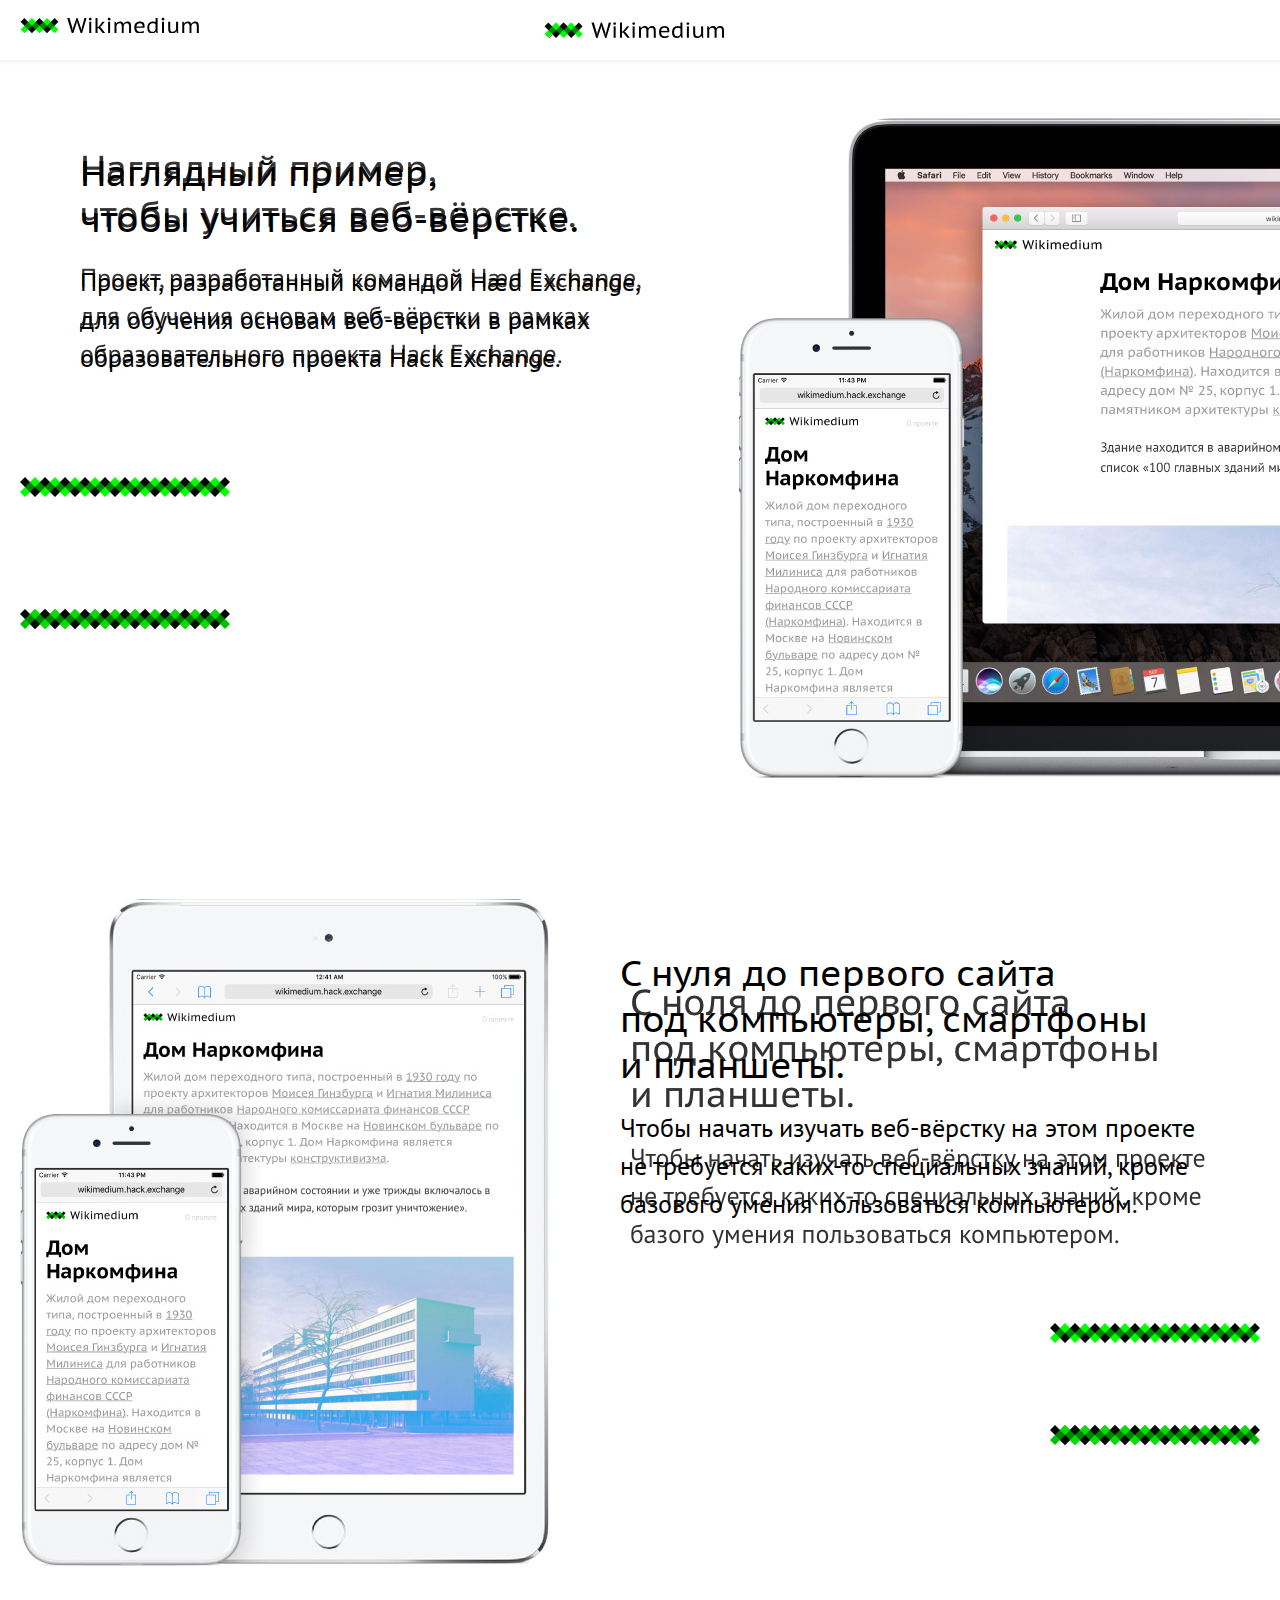
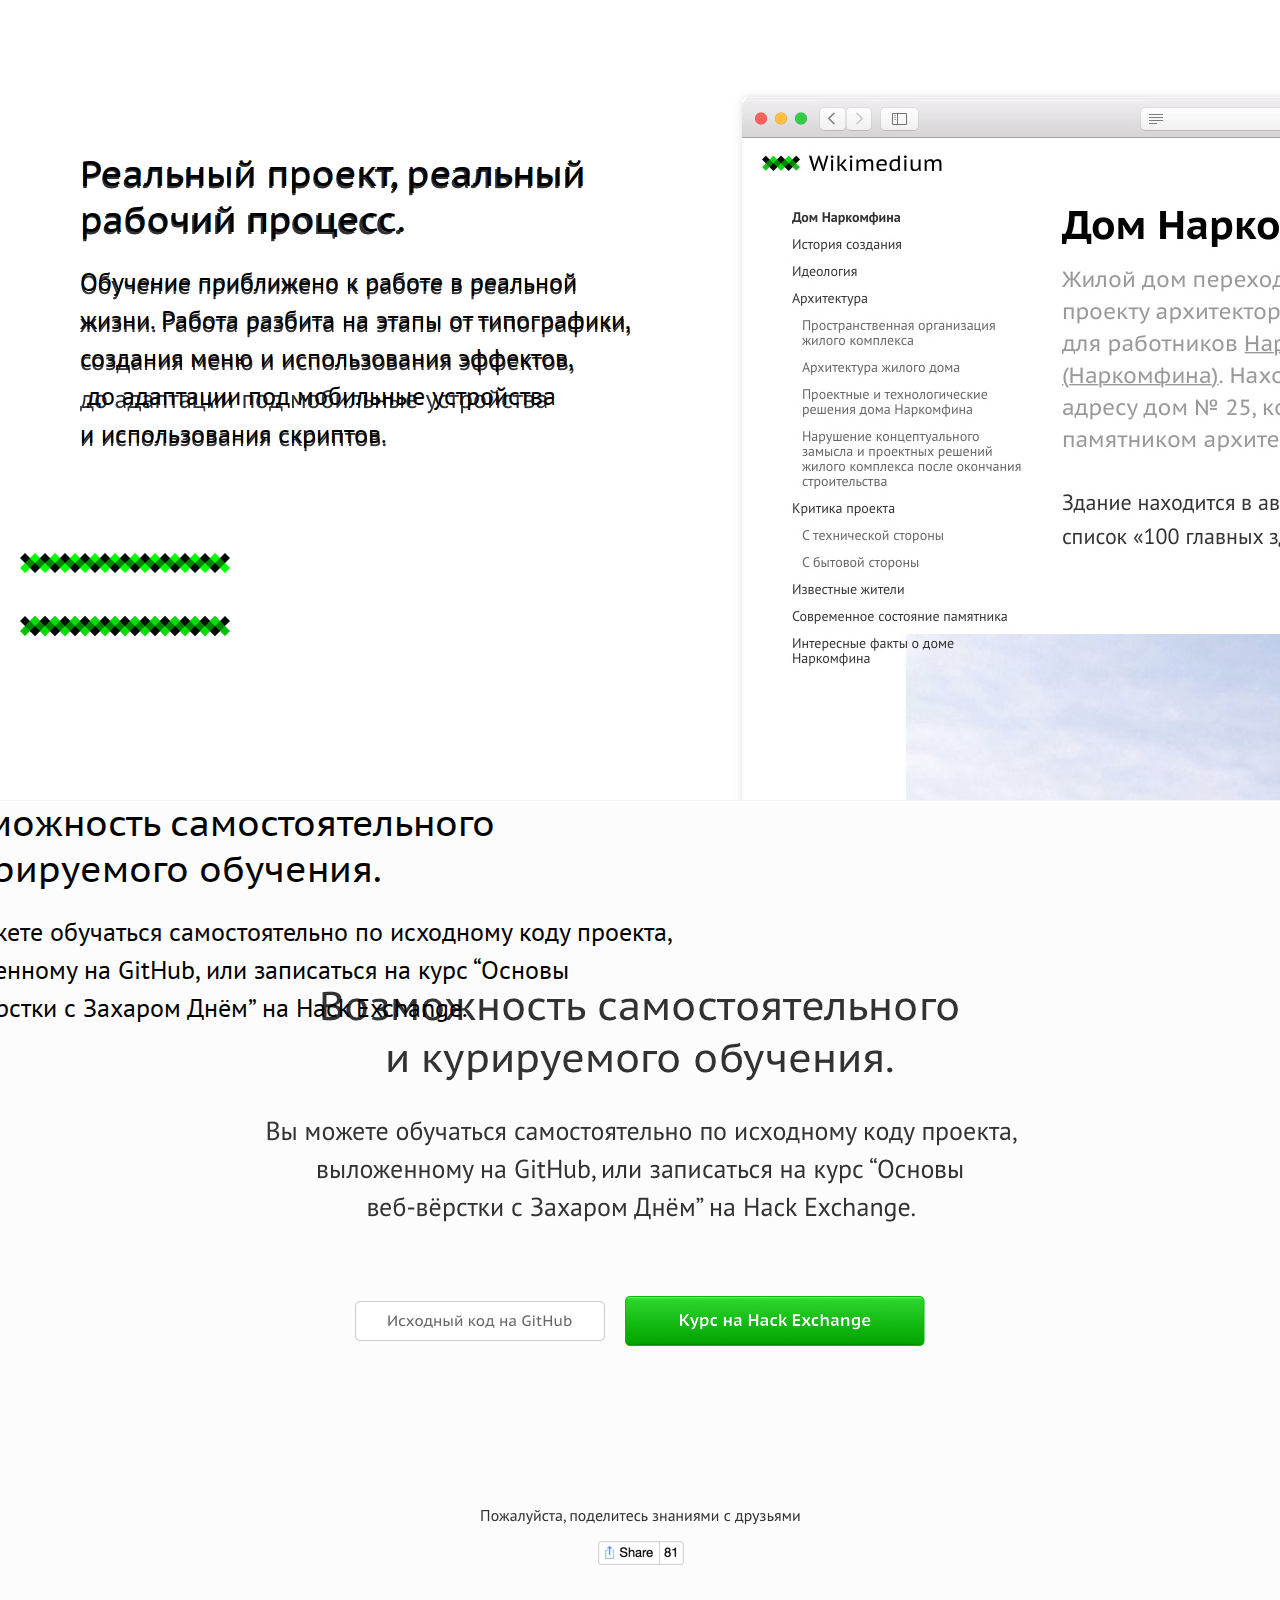
<file: index.html>
<!DOCTYPE html>
<html>
  <head>
    <meta charset="utf-8">
    <meta name="viewport"           content="width=device-width">
    <meta name="keywords"           content="наркомфин wikimedium moscoding">
    <meta name="description"        content="Все посты">

    <meta property="og:type"        content="article">
    <meta property="og:url"         content="http://wikimedium.hack.exchange/posts.html">
    <meta property="og:title"       content="Все посты">
    <meta property="og:description" content="Все посты">
    <meta property="og:image"       content="">

    <title>Все посты</title>
    <link rel="icon" type="image/x-icon" href="favicon.ico">
    <link rel="icon" type="image/png" href="favicon.png">
    <link rel="stylesheet" href="stylesheets/style.css">
    <script src="javascripts/jquery.js" charset="utf-8"></script>
    <script src="javascripts/social-likes.min.js" charset="utf-8"></script>
  </head>
  <body class="landing bg">

    <section class="landingWrapper">

      <nav class="menubar">
        <a class="logo"  href="posts.html"></a>
        <a class="about" href="index.html">About</a>
      </nav>

      <section class="mainSection left">
        <div>
          <h2>
            Наглядный пример,<br>
            чтобы учиться веб-вёрстке.
          </h2>
          <p>
            Проект, разработанный командой Hæd Exchange,<br>
            для обучения основам веб-вёрстки в рамках<br>
            образовательного проекта Hack Exchange.
          </p>
          <figure class="pattern"></figure>
        </div>

        <figure class="mockup" id="mockup1"></figure>
      </section>

      <section class="mainSection right">
        <div>
          <h2>
            С нуля до первого сайта<br>
            под компьютеры, смартфоны<br>
            и планшеты.
          </h2>
          <p>
            Чтобы начать изучать веб-вёрстку на этом проекте<br>
            не требуется каких-то специальных знаний, кроме<br>
            базового умения пользоваться компьютером.
          </p>
          <figure class="pattern"></figure>
        </div>

        <figure class="mockup" id="mockup2"></figure>
      </section>

      <section class="mainSection left">
        <div>
          <h2>
            Реальный проект, реальный<br>
            рабочий процесс.
          </h2>
          <p>
            Обучение приближено к работе в реальной<br>
            жизни. Работа разбита на этапы от типографики,<br>
            создания меню и использования эффектов,<br>
             до адаптации под мобильные устройства <br>
            и использования скриптов.
          </p>
          <figure class="pattern"></figure>
        </div>

        <figure class="mockup" id="mockup3"></figure>
      </section>

      <section class="mainSection center">
        <h2>
          Возможность самостоятельного<br>
          и курируемого обучения.
        </h2>
        <p>
          Вы можете обучаться самостоятельно по исходному коду проекта,<br>
          выложенному на GitHub, или записаться на курс “Основы<br>
          веб-вёрстки с Захаром Днём” на Hack Exchange.
        </p>
      </section>
    </section>

  </body>
</html>
</file>
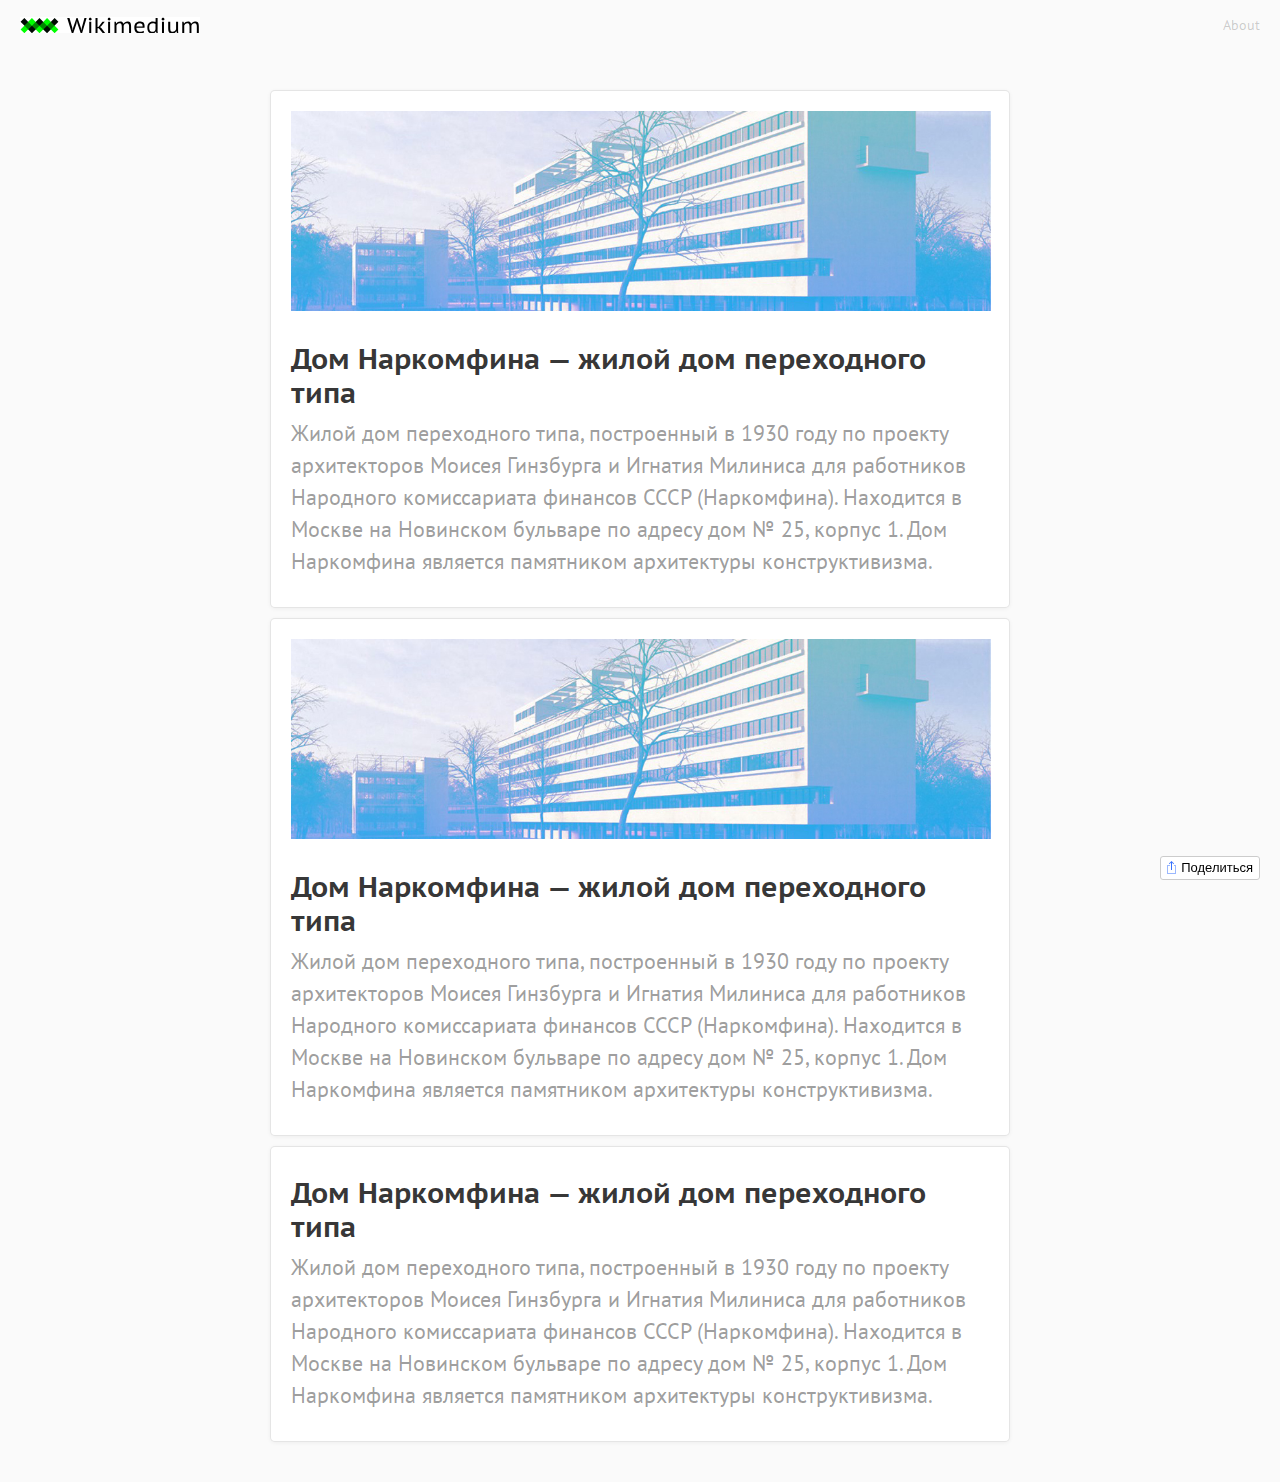
<file: posts.html>
<!DOCTYPE html>
<html>
  <head>
    <meta charset="utf-8">
    <meta name="viewport"           content="width=device-width">
    <meta name="keywords"           content="наркомфин wikimedium moscoding">
    <meta name="description"        content="Все посты">

    <meta property="og:type"        content="article">
    <meta property="og:url"         content="http://wikimedium.hack.exchange/posts.html">
    <meta property="og:title"       content="Все посты">
    <meta property="og:description" content="Все посты">
    <meta property="og:image"       content="">

    <title>Все посты</title>
    <link rel="icon" type="image/x-icon" href="favicon.ico">
    <link rel="icon" type="image/png" href="favicon.png">
    <link rel="stylesheet" href="stylesheets/style.css">
    <script src="javascripts/jquery.js" charset="utf-8"></script>
    <script src="javascripts/social-likes.min.js" charset="utf-8"></script>
    
  </head>
  <body class="posts">

    <nav class="menubar">
      <a class="logo"  href="posts.html"></a>
      <a class="about" href="index.html">About</a>
    </nav>

    <section class="postsFeed">
      <a href="posts/narkomfin.html">
        <figure style="background-image: url(images/posts/narkomfin.jpg);"></figure>
        <h2>Дом Наркомфина — жилой дом переходного типа</h2>
        <p>Жилой дом переходного типа, построенный в 1930 году по проекту архитекторов Моисея Гинзбурга и Игнатия Милиниса для работников Народного комиссариата финансов СССР (Наркомфина). Находится в Москве на Новинском бульваре по адресу дом № 25, корпус 1. Дом Наркомфина является памятником архитектуры конструктивизма.</p>
      </a>

      <a href="posts/narkomfin.html">
        <figure style="background-image: url(images/posts/narkomfin.jpg);"></figure>
        <h2>Дом Наркомфина — жилой дом переходного типа</h2>
        <p>Жилой дом переходного типа, построенный в 1930 году по проекту архитекторов Моисея Гинзбурга и Игнатия Милиниса для работников Народного комиссариата финансов СССР (Наркомфина). Находится в Москве на Новинском бульваре по адресу дом № 25, корпус 1. Дом Наркомфина является памятником архитектуры конструктивизма.</p>
      </a>

      <a href="posts/narkomfin.html">
        <h2>Дом Наркомфина — жилой дом переходного типа</h2>
        <p>Жилой дом переходного типа, построенный в 1930 году по проекту архитекторов Моисея Гинзбурга и Игнатия Милиниса для работников Народного комиссариата финансов СССР (Наркомфина). Находится в Москве на Новинском бульваре по адресу дом № 25, корпус 1. Дом Наркомфина является памятником архитектуры конструктивизма.</p>
      </a>
    </section>

    <footer class="share">
      <div class="social-likes social-likes_single" data-counters="no" data-url="http://wikimedium.hack.exchange/posts.html" data-single-title="Поделиться">
        <div class="facebook" title="Поделиться ссылкой на Фейсбуке">Facebook</div>
        <div class="twitter" title="Поделиться ссылкой в Твиттере">Twitter</div>
        <div class="vkontakte" title="Поделиться ссылкой во Вконтакте">Вконтакте</div>
      </div>
    </footer>

  </body>
</html>
</file>
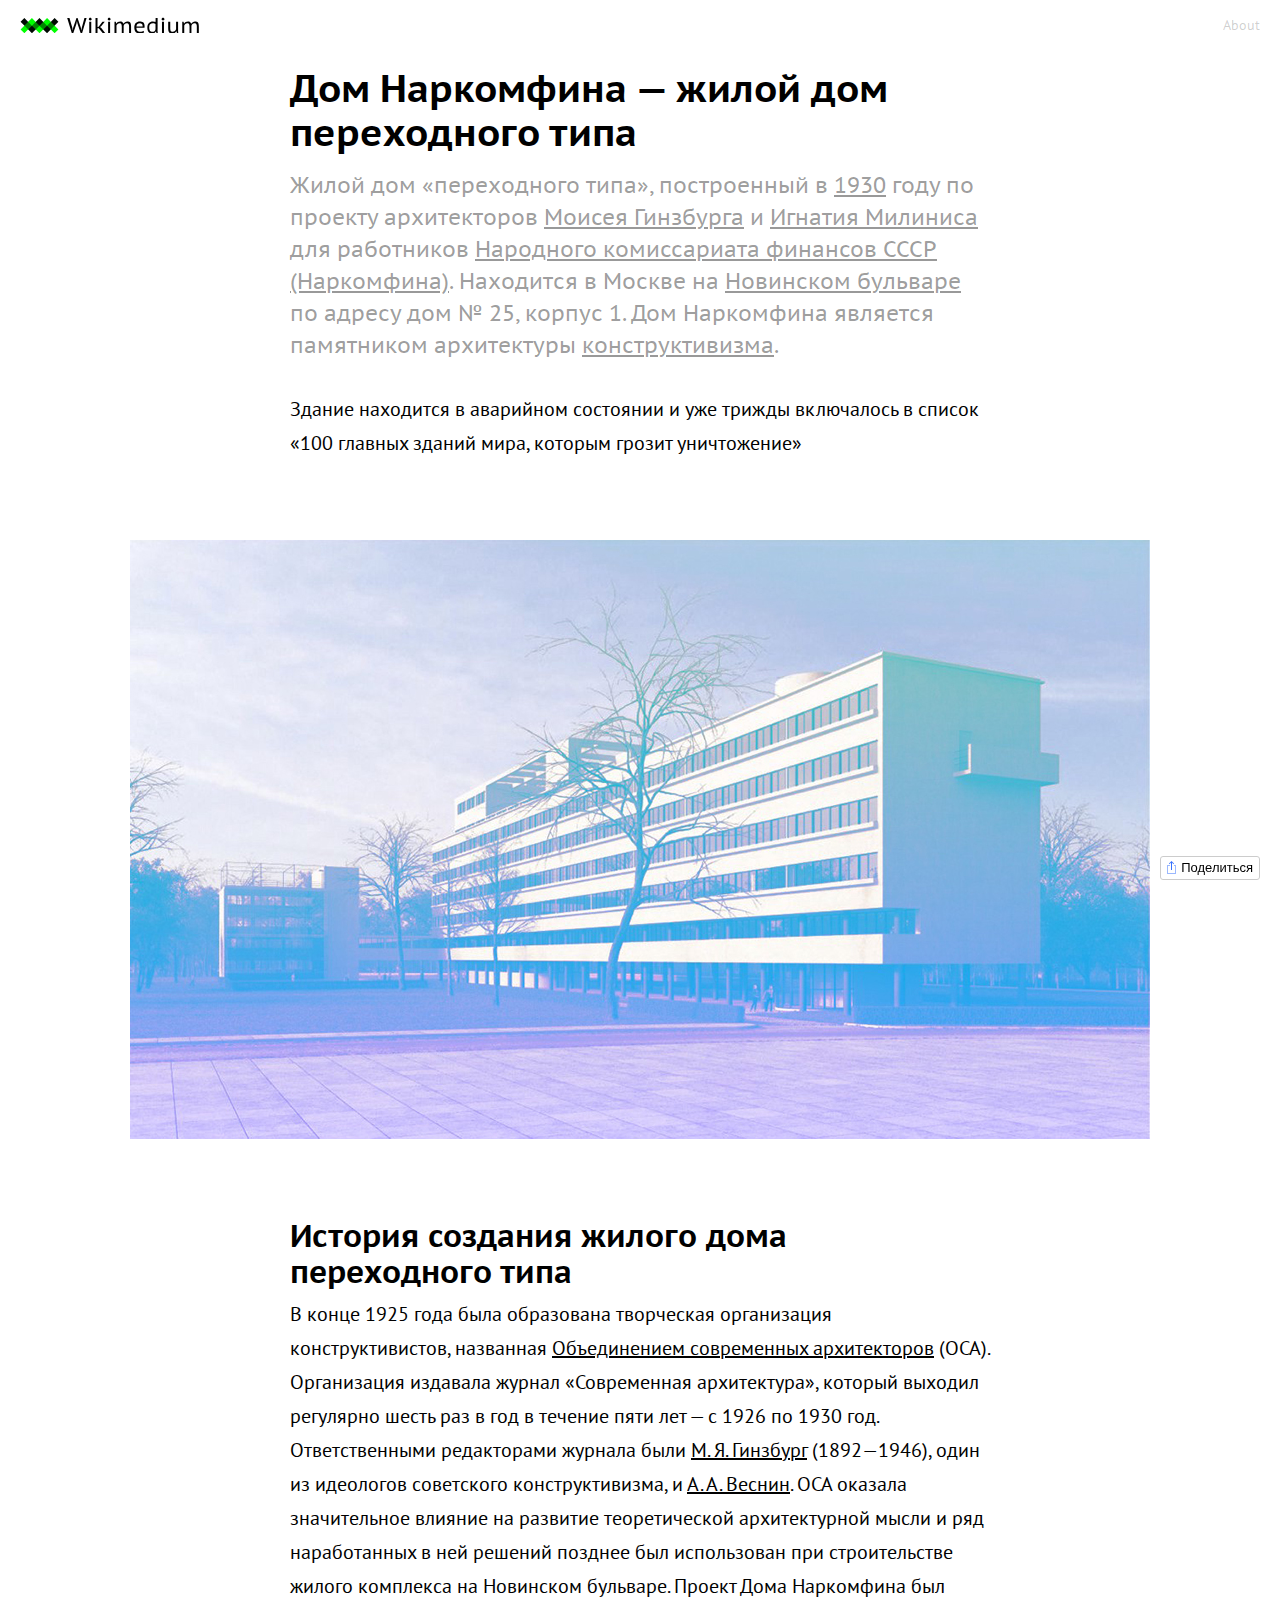
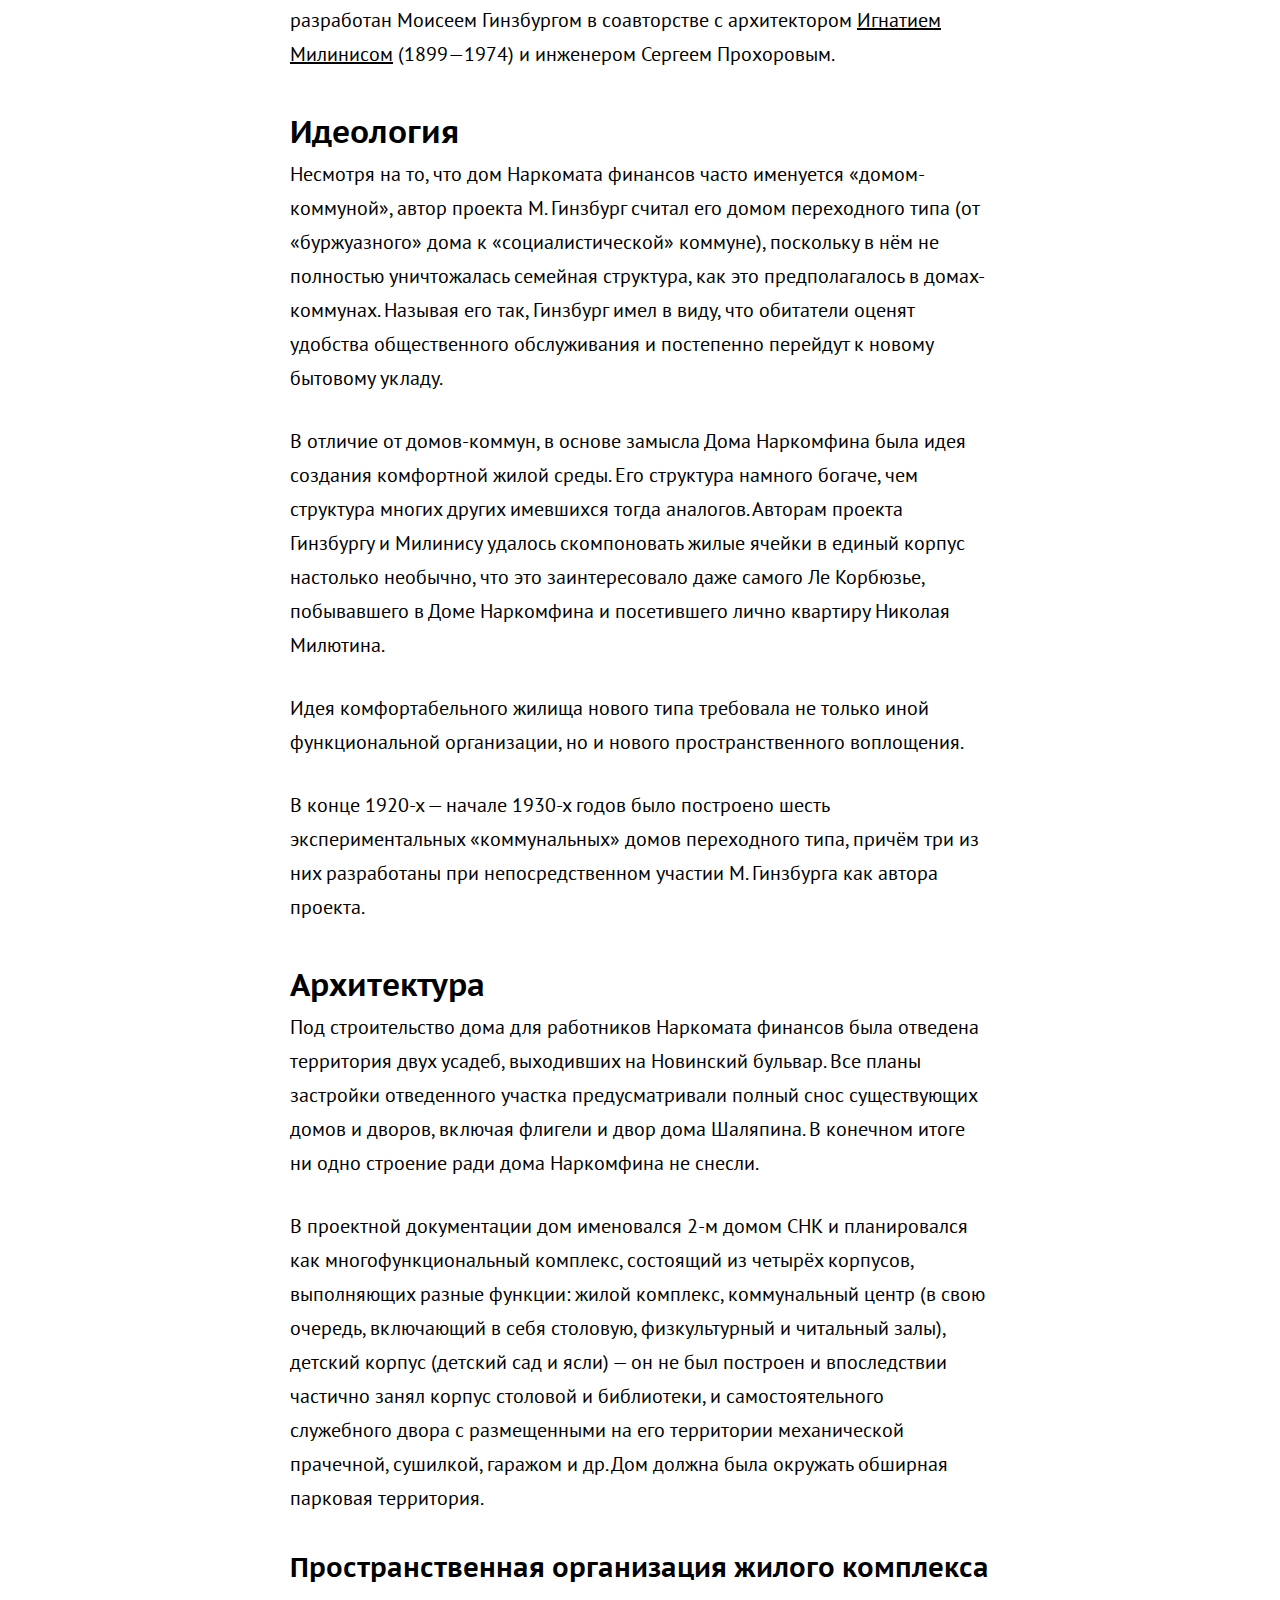
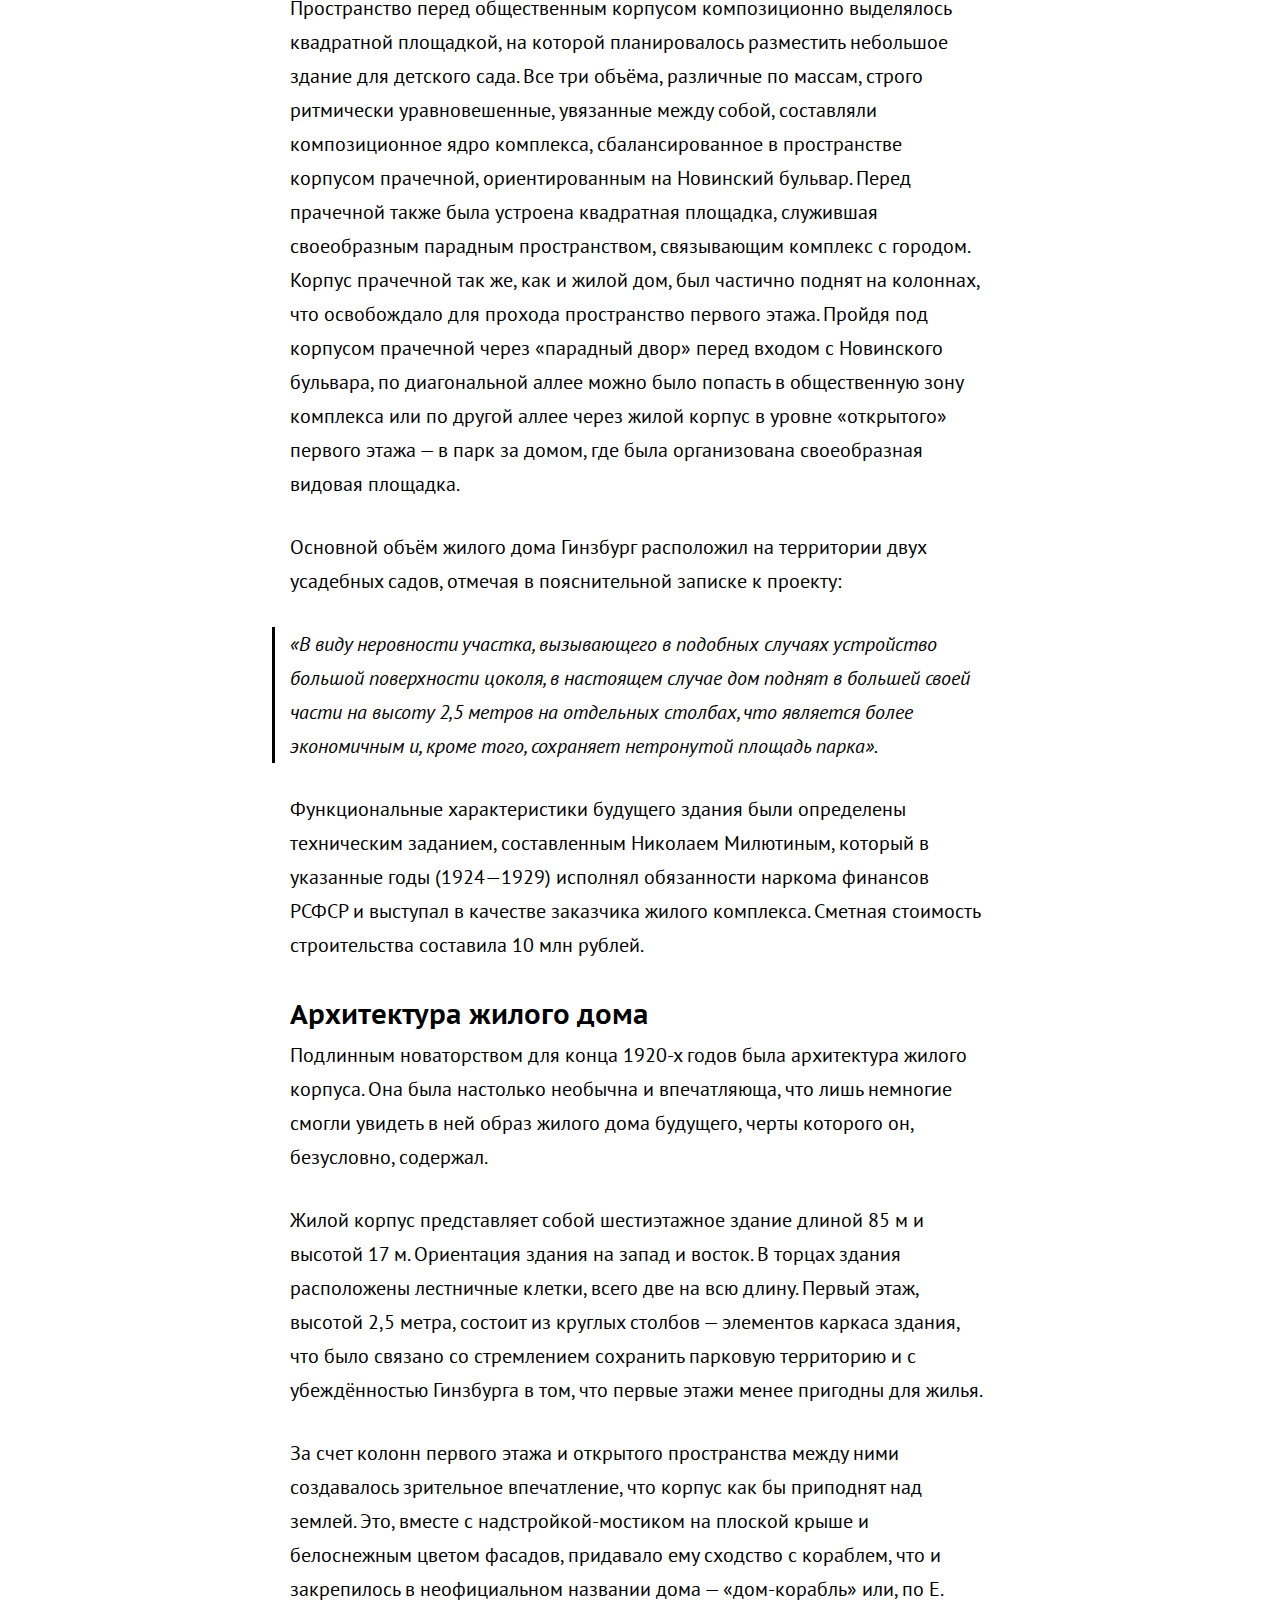
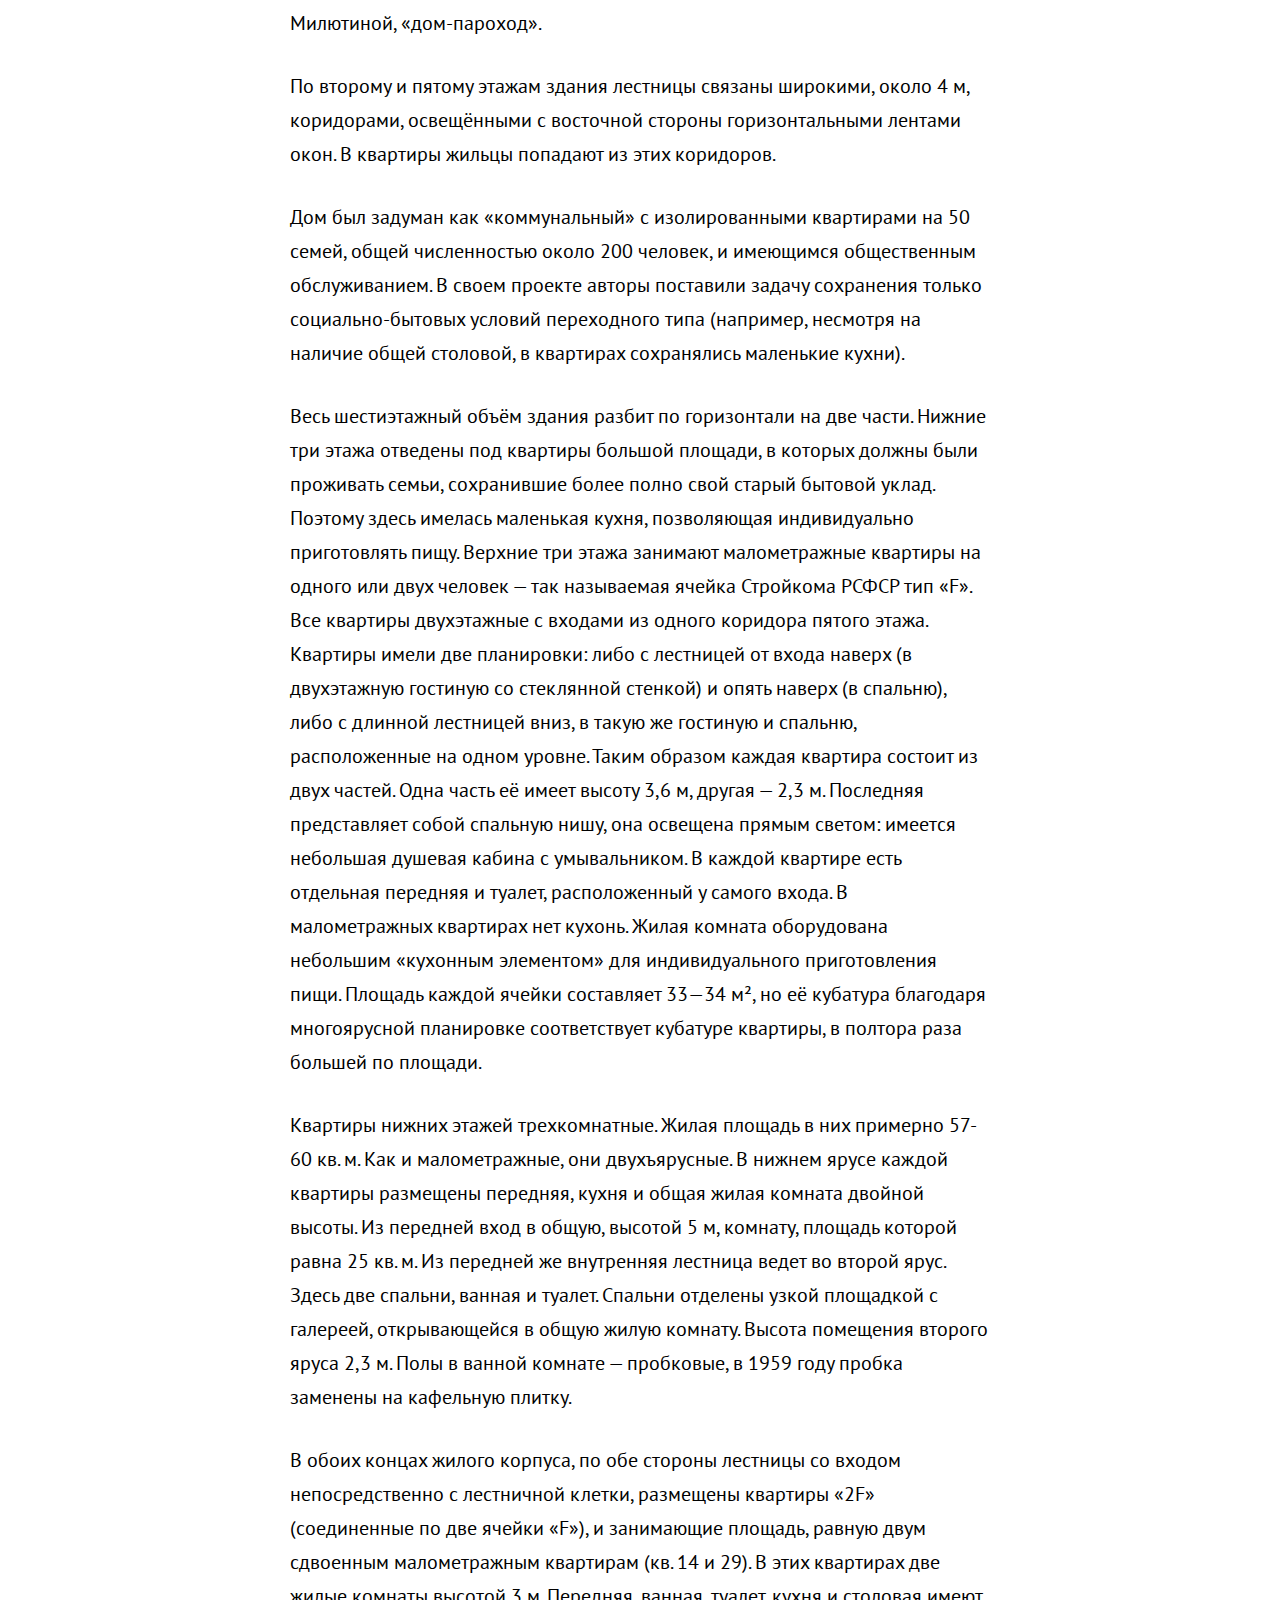
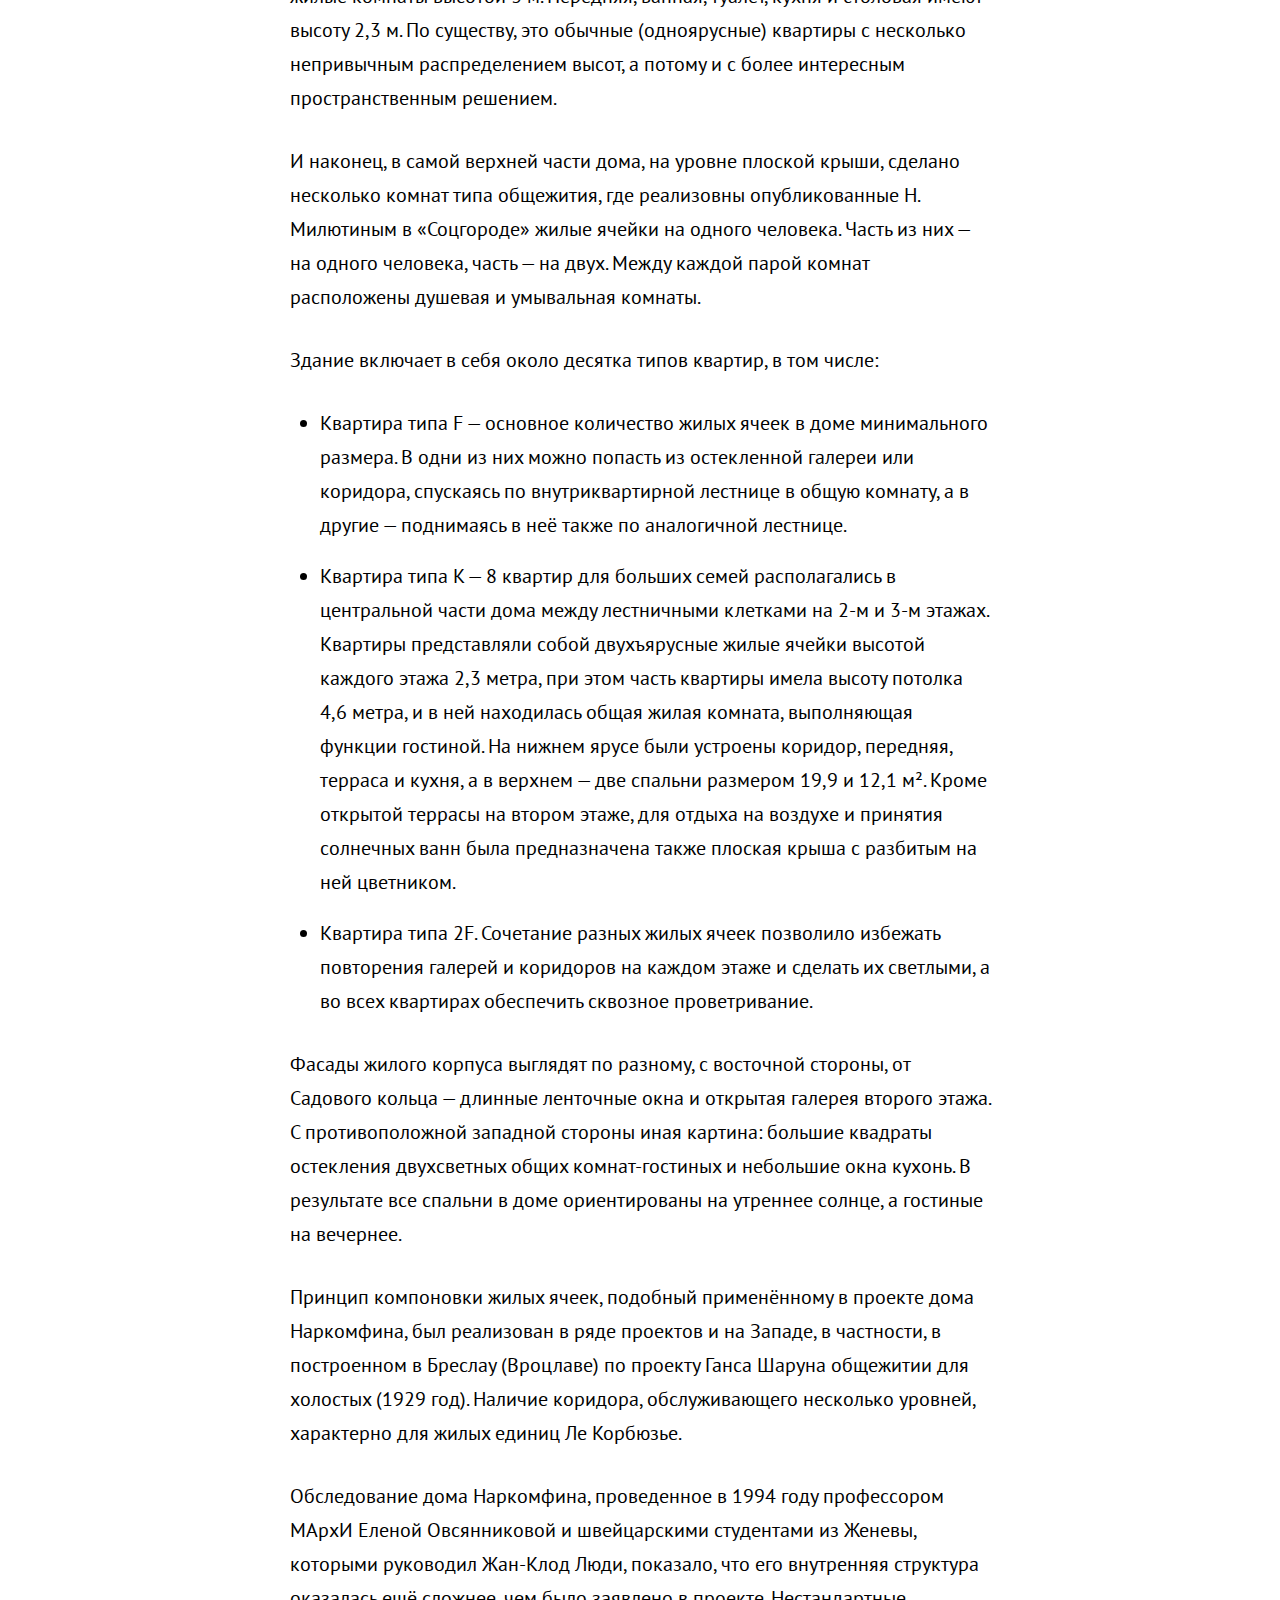
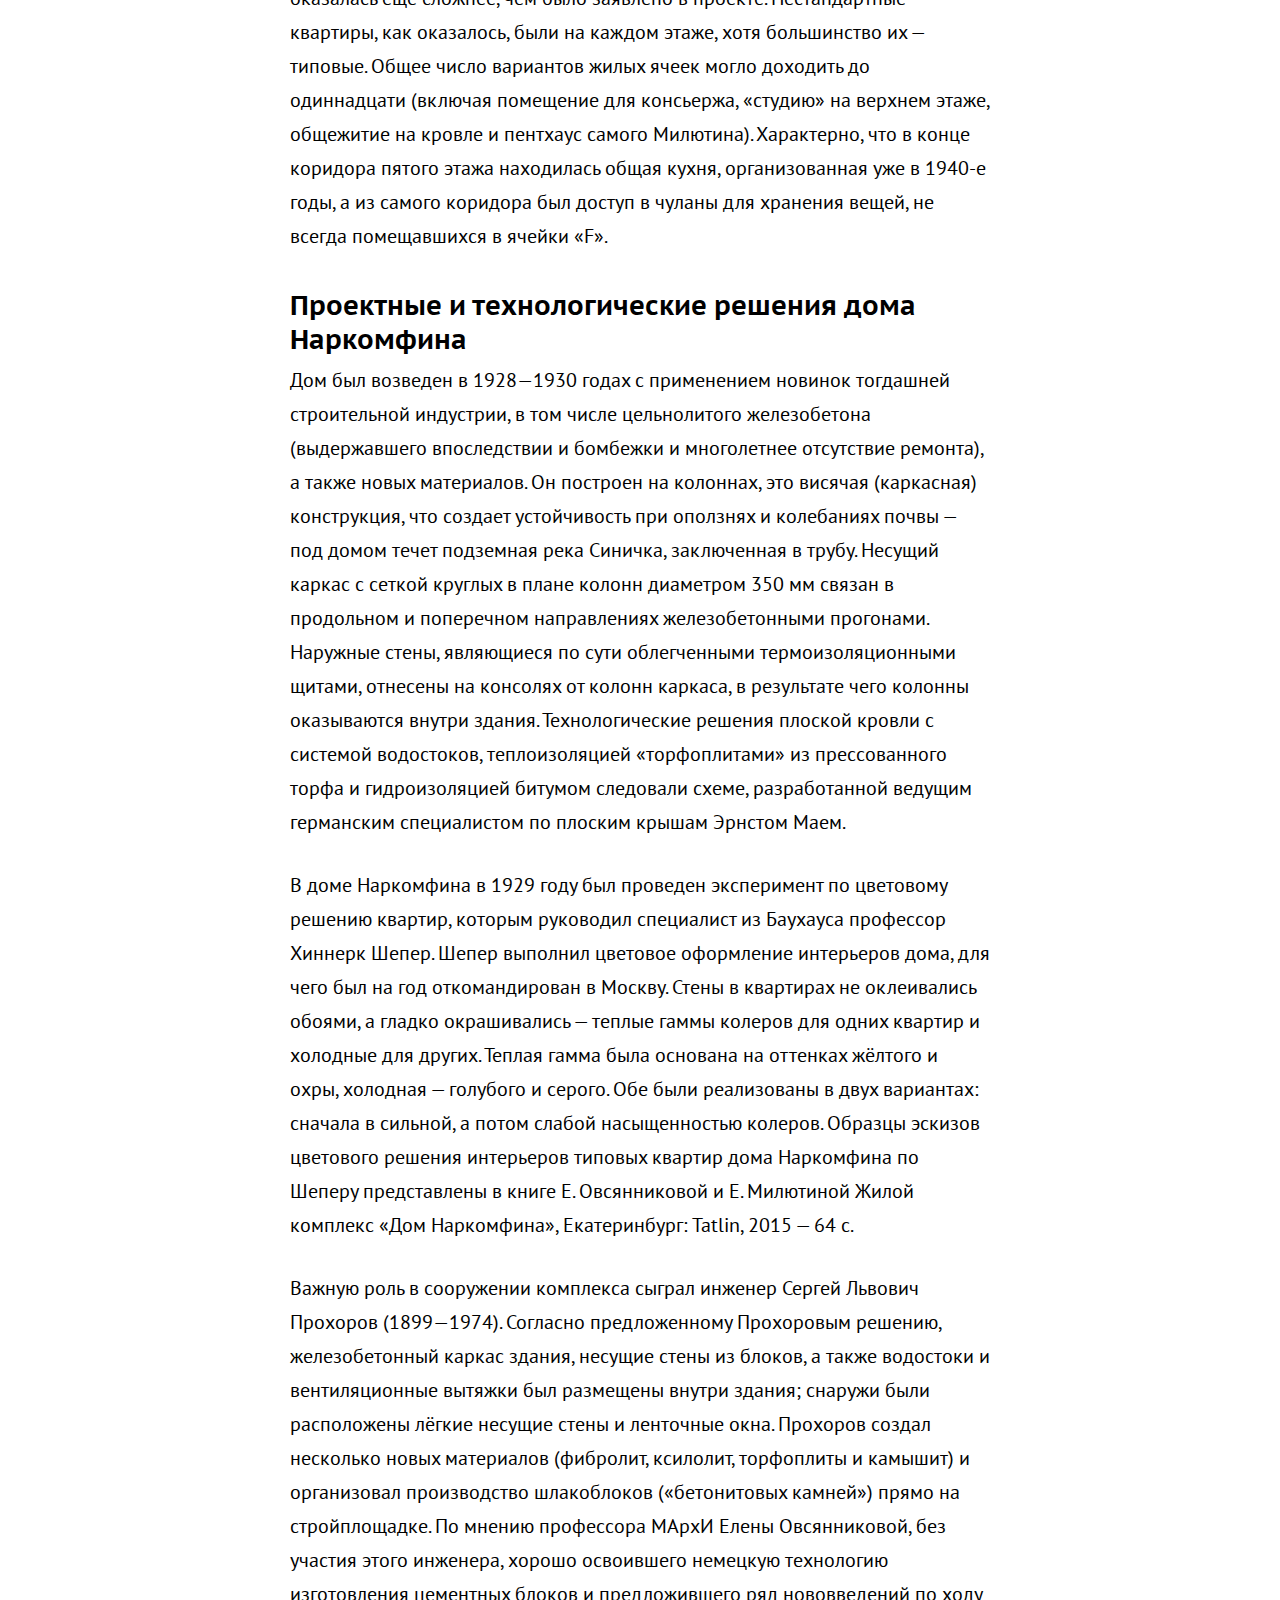
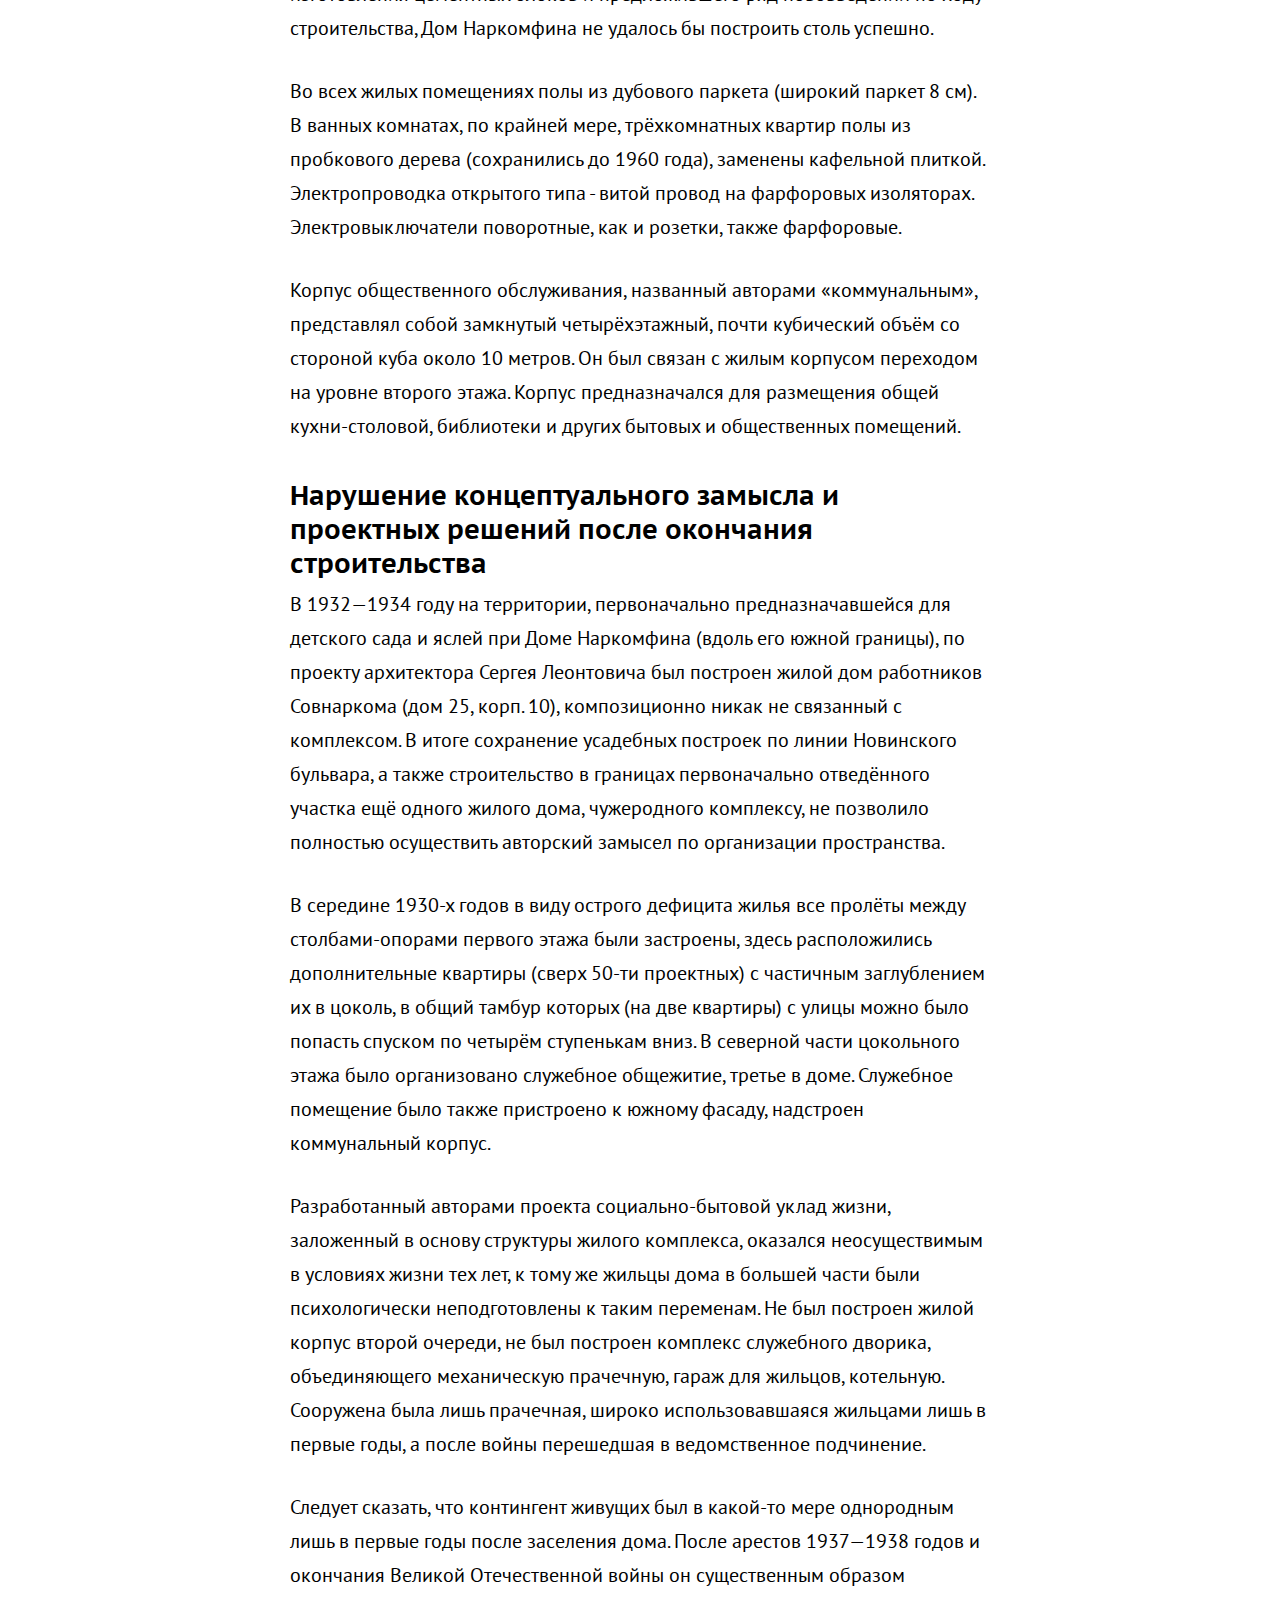
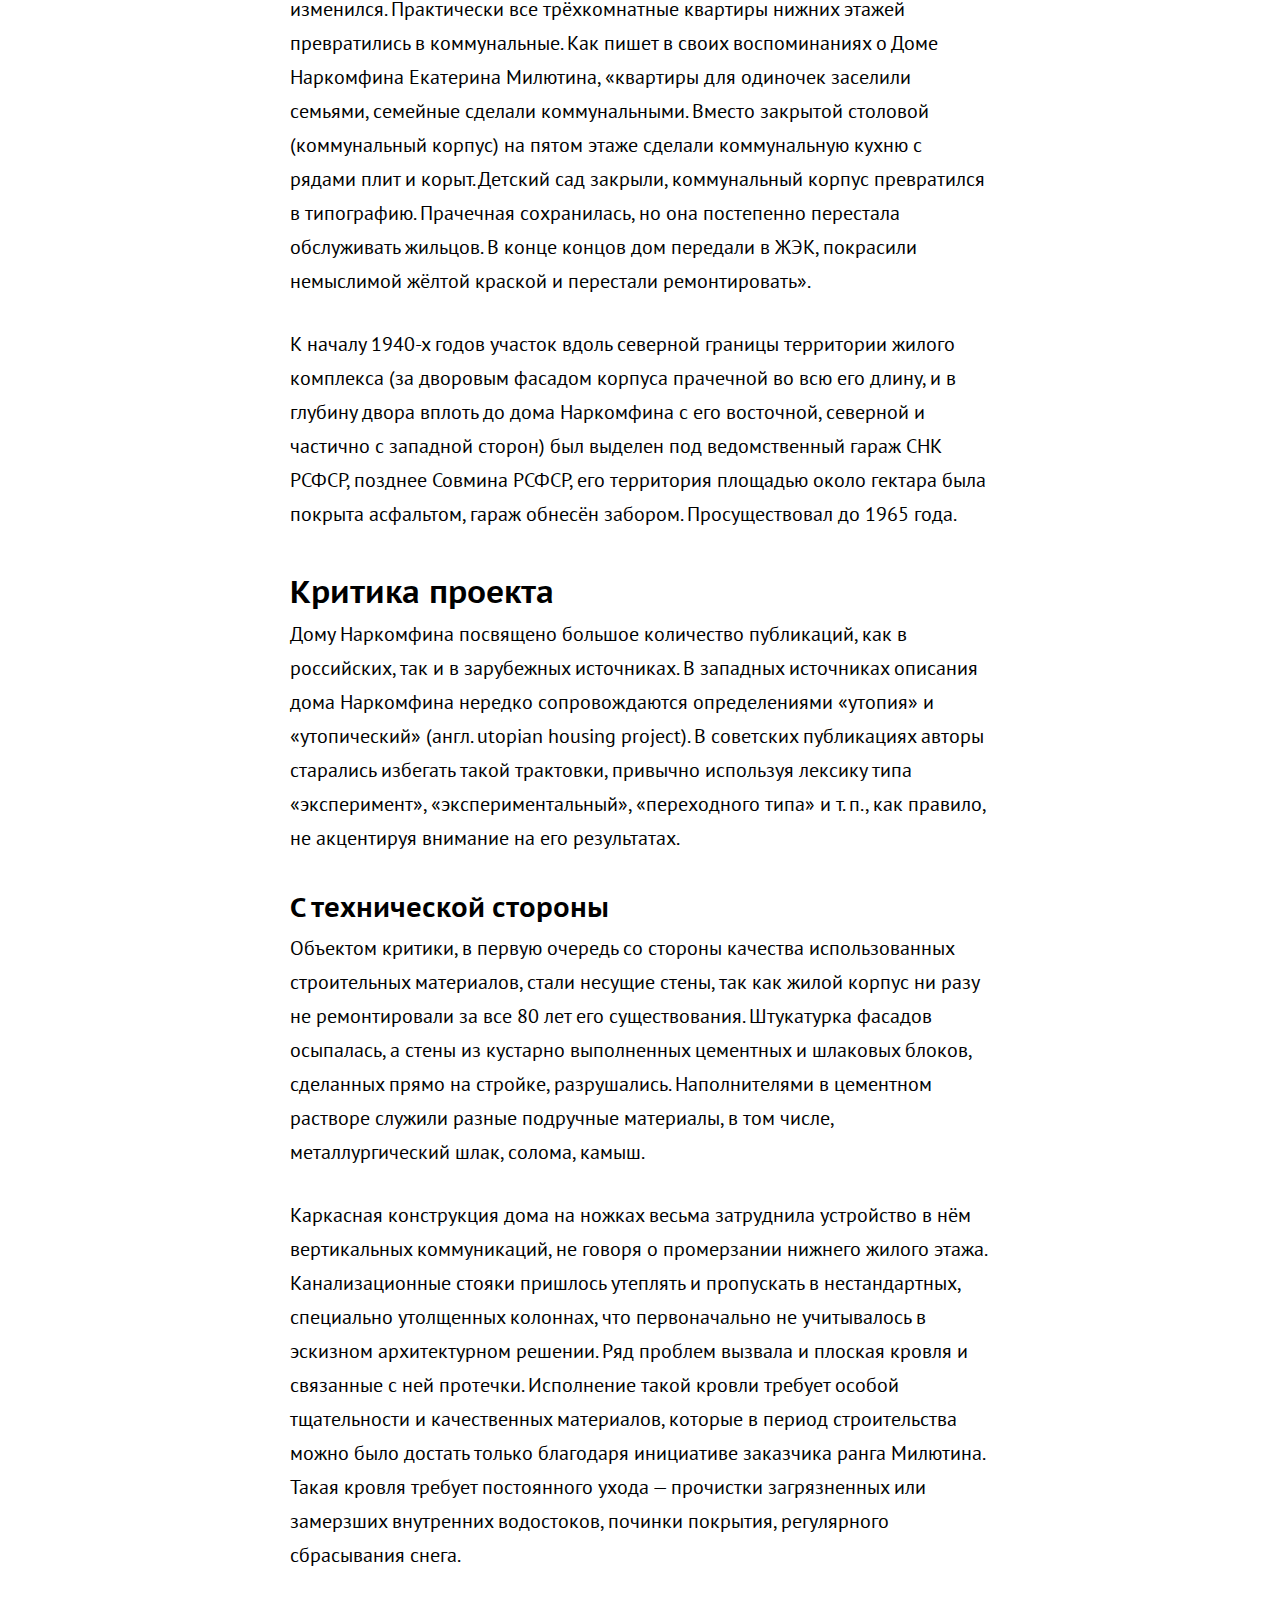
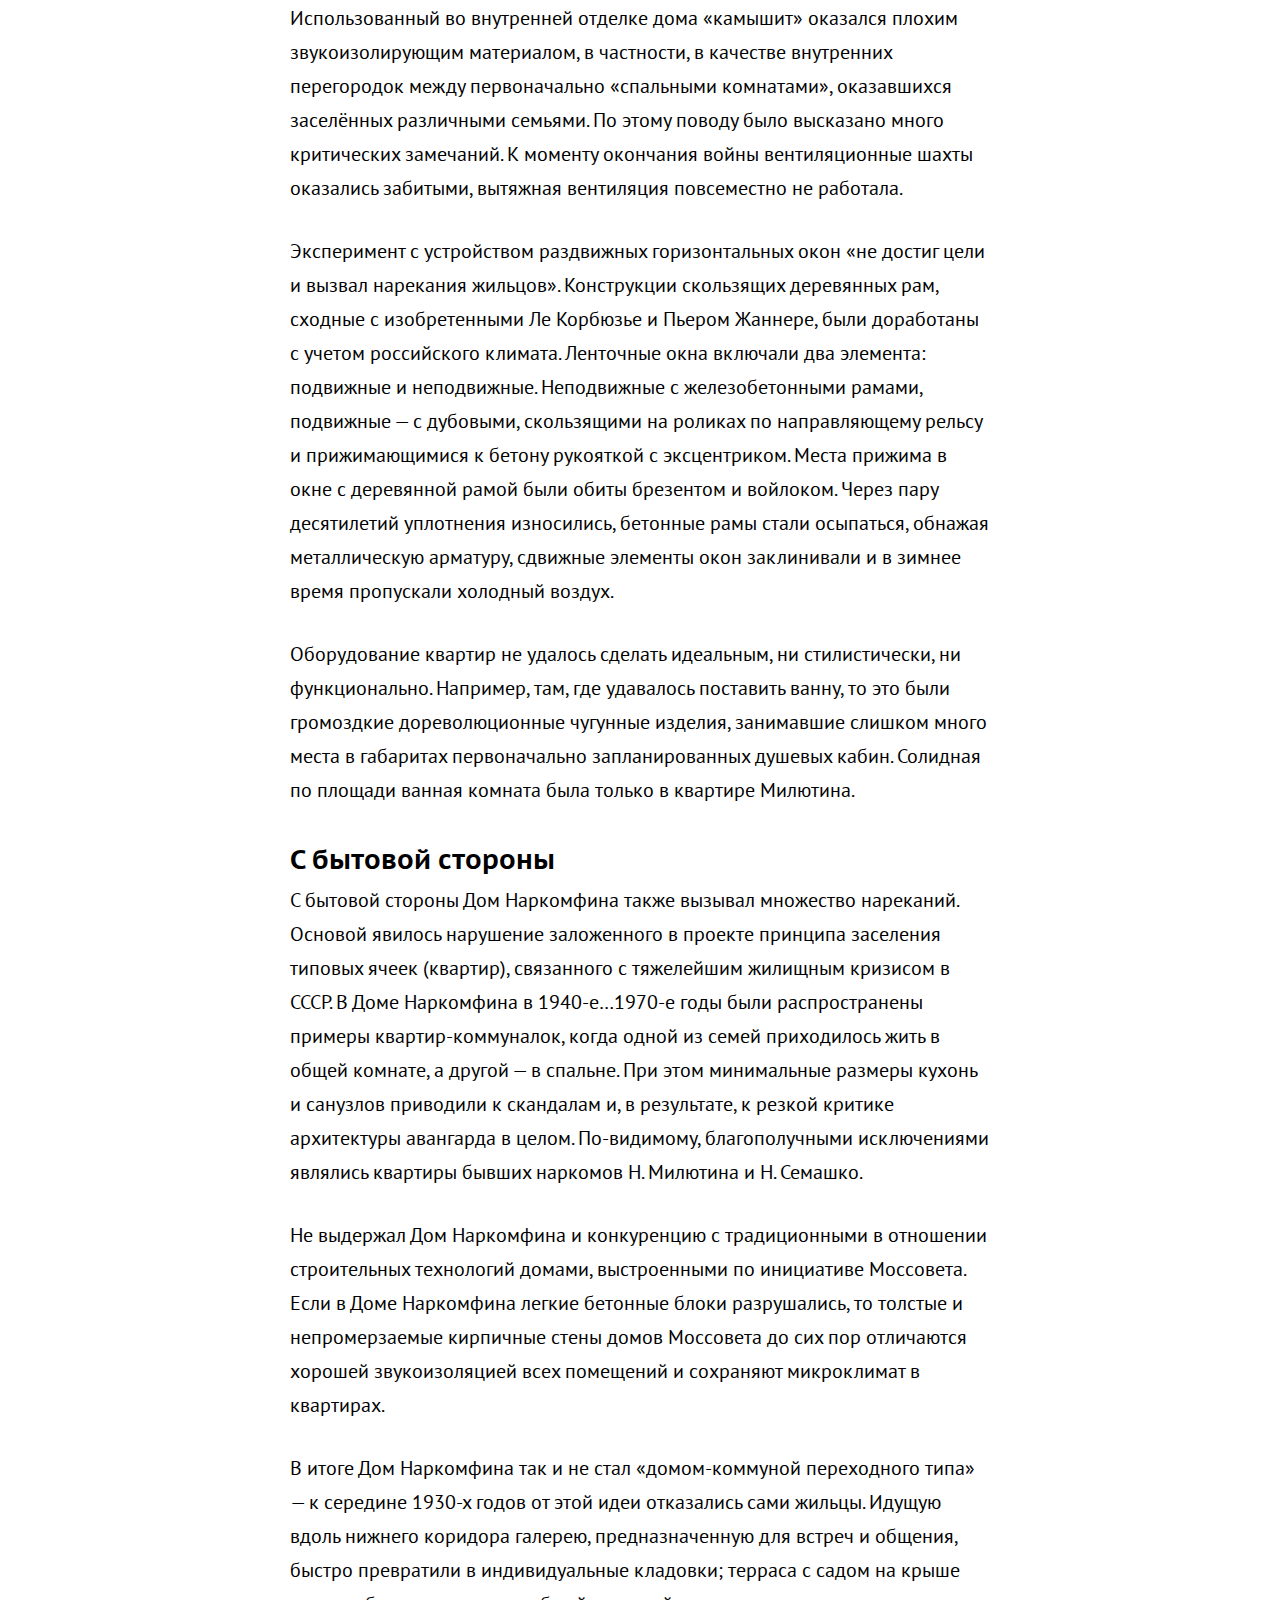
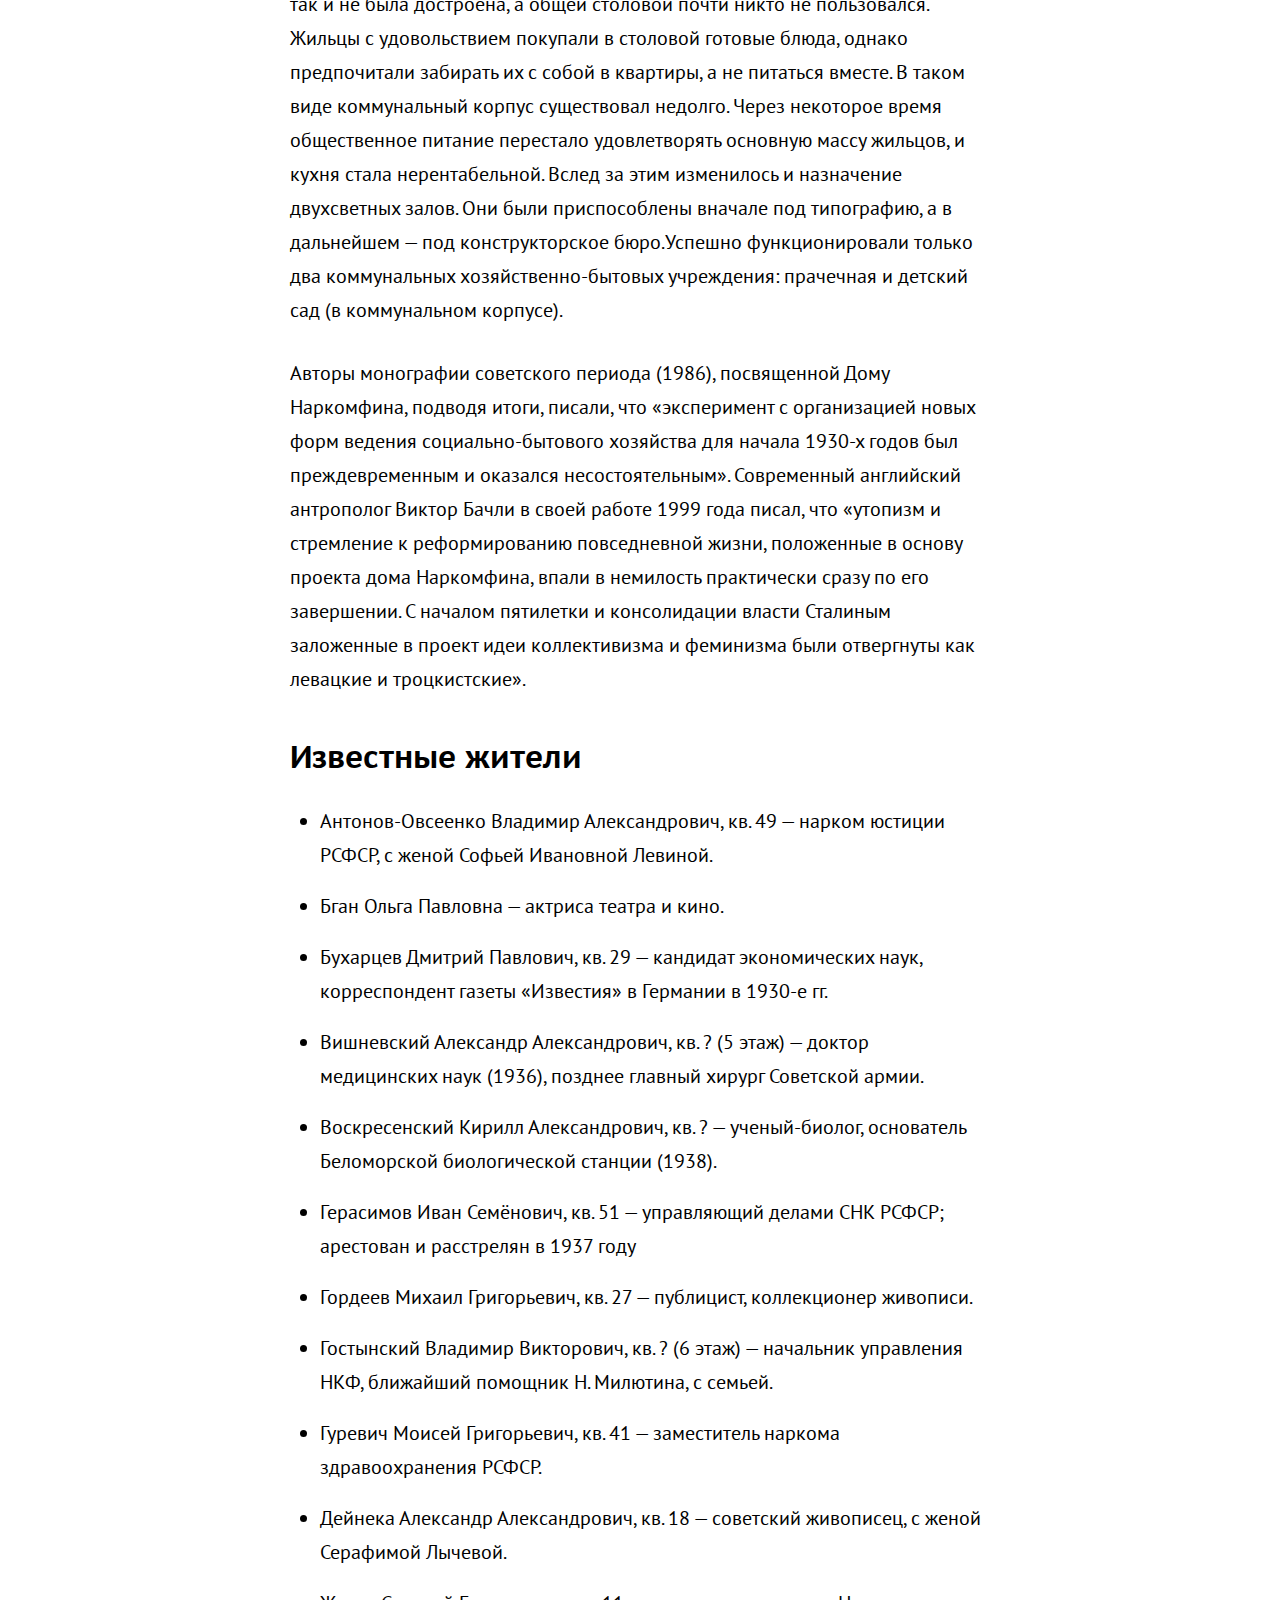
<file: posts/narkomfin.html>
<!DOCTYPE html>
<html>
  <head>
    <meta charset="utf-8">
    <meta name="viewport" content="width=device-width">

    <title>Дом Наркомфина</title>
    <link rel="icon" type="image/x-icon" href="../favicon.png">
    <link rel="icon" type="image/png" href="../favicon.png">


    <link rel="stylesheet" href="../stylesheets/style.css">
    <link rel="stylesheet" href="../stylesheets/social-likes_birman.css">
    <script src="../javascripts/jquery.js" charset="utf-8"></script>
    <script src="../javascripts/sidebar.js" charset="utf-8"></script>
    <script src="../javascripts/social-likes.min.js" charset="utf-8"></script>


  </head>

  <body>

  <nav class="menubar">
  <a class="logo" href=""></a>
  <a class="about" href="">About</a>
  </nav>

  <nav class="sidebar">
    <ul>
      <li>
        <a href="#s1">Дом Наркомфина — жилой дом переходного типа</a>
      </li>

      <li>
        <a href="#s2">История создания</a>
      </li>

      <li>
        <a href="#s3">Идеология</a>
      </li>

      <li>
        <a href="#s4">Архитектура</a>
      </li>

      <ul>
        <li>
          <a href="#s4s1">Пространственная организация жилого комплекса</a>
        </li>

        <li>
          <a href="#s4s2">Архитектура жилого дома</a>
        </li>

        <li>
          <a href="#s4s3">Проектные и технологические решения дома Наркомфина</a>
        </li>

        <li>
          <a href="#s4s4">Нарушение концептуального замысла и проектных решений после окончания строительства</a>
        </li>
      </ul>

      <li>
        <a href="#s5">Критика проекта</a>
      </li>

      <ul>
        <li>
          <a href="#s5s1">С технической стороны</a>
        </li>

        <li>
          <a href="#s5s2">С бытовой стороны</a>
        </li>
      </ul>

      <li>
        <a href="#s6">Известные жители</a>
      </li>

      <li>
        <a href="#s7">История эксплуатации здания и его современное состояние</a>
      </li>

      <li>
        <a href="#s8">Роль и значение проекта в исторической перспективе</a>
      </li>

    </ul>
  </nav>


    <article>
      <h1 id="s1">Дом Наркомфина — жилой дом переходного типа</h1>
      <p>Жилой дом «переходного типа», построенный в <a target="_blank" href="https://ru.wikipedia.org/wiki/1930_%D0%B3%D0%BE%D0%B4">1930</a> году по проекту архитекторов <a target="_blank" href="https://ru.wikipedia.org/wiki/%D0%93%D0%B8%D0%BD%D0%B7%D0%B1%D1%83%D1%80%D0%B3,_%D0%9C%D0%BE%D0%B8%D1%81%D0%B5%D0%B9_%D0%AF%D0%BA%D0%BE%D0%B2%D0%BB%D0%B5%D0%B2%D0%B8%D1%87">Моисея Гинзбурга</a> и <a href="https://ru.wikipedia.org/wiki/%D0%9C%D0%B8%D0%BB%D0%B8%D0%BD%D0%B8%D1%81,_%D0%98%D0%B3%D0%BD%D0%B0%D1%82%D0%B8%D0%B9_%D0%A4%D1%80%D0%B0%D0%BD%D1%86%D0%B5%D0%B2%D0%B8%D1%87">Игнатия Милиниса</a> для работников <a href="https://ru.wikipedia.org/wiki/%D0%9D%D0%B0%D1%80%D0%BE%D0%B4%D0%BD%D1%8B%D0%B9_%D0%BA%D0%BE%D0%BC%D0%B8%D1%81%D1%81%D0%B0%D1%80%D0%B8%D0%B0%D1%82_%D1%84%D0%B8%D0%BD%D0%B0%D0%BD%D1%81%D0%BE%D0%B2_%D0%A1%D0%A1%D0%A1%D0%A0">Народного комиссариата финансов СССР (Наркомфина)</a>. Находится в Москве на <a href="https://ru.wikipedia.org/wiki/%D0%9D%D0%BE%D0%B2%D0%B8%D0%BD%D1%81%D0%BA%D0%B8%D0%B9_%D0%B1%D1%83%D0%BB%D1%8C%D0%B2%D0%B0%D1%80">Новинском бульваре</a> по адресу дом № 25, корпус 1. Дом Наркомфина является памятником архитектуры <a href="https://ru.wikipedia.org/wiki/%D0%9A%D0%BE%D0%BD%D1%81%D1%82%D1%80%D1%83%D0%BA%D1%82%D0%B8%D0%B2%D0%B8%D0%B7%D0%BC_(%D0%B8%D1%81%D0%BA%D1%83%D1%81%D1%81%D1%82%D0%B2%D0%BE)">конструктивизма</a>.</p>
      <p>Здание находится в аварийном состоянии и уже трижды включалось в список «100 главных зданий мира, которым грозит уничтожение»</p>
      <img src="../images/posts/narkomfin.jpg" alt="Дом Наркомфина">
      <h2 id="s2">История создания жилого дома переходного типа</h2>
      <p>В конце 1925 года была образована творческая организация конструктивистов, названная <a href="https://ru.wikipedia.org/wiki/%D0%9E%D0%B1%D1%8A%D0%B5%D0%B4%D0%B8%D0%BD%D0%B5%D0%BD%D0%B8%D0%B5_%D1%81%D0%BE%D0%B2%D1%80%D0%B5%D0%BC%D0%B5%D0%BD%D0%BD%D1%8B%D1%85_%D0%B0%D1%80%D1%85%D0%B8%D1%82%D0%B5%D0%BA%D1%82%D0%BE%D1%80%D0%BE%D0%B2">Объединением современных архитекторов</a> (ОСА). Организация издавала журнал «Современная архитектура», который выходил регулярно шесть раз в год в течение пяти лет — с 1926 по 1930 год. Ответственными редакторами журнала были <a href="https://ru.wikipedia.org/wiki/%D0%93%D0%B8%D0%BD%D0%B7%D0%B1%D1%83%D1%80%D0%B3,_%D0%9C%D0%BE%D0%B8%D1%81%D0%B5%D0%B9_%D0%AF%D0%BA%D0%BE%D0%B2%D0%BB%D0%B5%D0%B2%D0%B8%D1%87">М. Я. Гинзбург</a> (1892—1946), один из идеологов советского конструктивизма, и <a href="https://ru.wikipedia.org/wiki/%D0%92%D0%B5%D1%81%D0%BD%D0%B8%D0%BD,_%D0%90%D0%BB%D0%B5%D0%BA%D1%81%D0%B0%D0%BD%D0%B4%D1%80_%D0%90%D0%BB%D0%B5%D0%BA%D1%81%D0%B0%D0%BD%D0%B4%D1%80%D0%BE%D0%B2%D0%B8%D1%87">А. А. Веснин</a>. ОСА оказала значительное влияние на развитие теоретической архитектурной мысли и ряд наработанных в ней решений позднее был использован при строительстве жилого комплекса на Новинском бульваре. Проект Дома Наркомфина был разработан Моисеем Гинзбургом в соавторстве с архитектором <a href="">Игнатием Милинисом</a> (1899—1974) и инженером Сергеем Прохоровым.</p>
      <h2 id="s3">Идеология</h2>
      <p>Несмотря на то, что дом Наркомата финансов часто именуется «домом-коммуной», автор проекта М. Гинзбург считал его домом переходного типа (от «буржуазного» дома к «социалистической» коммуне), поскольку в нём не полностью уничтожалась семейная структура, как это предполагалось в домах-коммунах. Называя его так, Гинзбург имел в виду, что обитатели оценят удобства общественного обслуживания и постепенно перейдут к новому бытовому укладу.</p>
      <p>В отличие от домов-коммун, в основе замысла Дома Наркомфина была идея создания комфортной жилой среды. Его структура намного богаче, чем структура многих других имевшихся тогда аналогов. Авторам проекта Гинзбургу и Милинису удалось скомпоновать жилые ячейки в единый корпус настолько необычно, что это заинтересовало даже самого Ле Корбюзье, побывавшего в Доме Наркомфина и посетившего лично квартиру Николая Милютина.</p>
      <p>Идея комфортабельного жилища нового типа требовала не только иной функциональной организации, но и нового пространственного воплощения.</p>
      <p>В конце 1920-х — начале 1930-х годов было построено шесть экспериментальных «коммунальных» домов переходного типа, причём три из них разработаны при непосредственном участии М. Гинзбурга как автора проекта.</p>

      <h2 id="s4">Архитектура</h2>
      <p>Под строительство дома для работников Наркомата финансов была отведена территория двух усадеб, выходивших на Новинский бульвар. Все планы застройки отведенного участка предусматривали полный снос существующих домов и дворов, включая флигели и двор дома Шаляпина. В конечном итоге ни одно строение ради дома Наркомфина не снесли.</p>
      <p>В проектной документации дом именовался 2-м домом СНК и планировался как многофункциональный комплекс, состоящий из четырёх корпусов, выполняющих разные функции: жилой комплекс, коммунальный центр (в свою очередь, включающий в себя столовую, физкультурный и читальный залы), детский корпус (детский сад и ясли) — он не был построен и впоследствии частично занял корпус столовой и библиотеки, и самостоятельного служебного двора с размещенными на его территории механической прачечной, сушилкой, гаражом и др. Дом должна была окружать обширная парковая территория.</p>
      <h3 id="s4s1">Пространственная организация жилого комплекса</h3>
      <p>Пространство перед общественным корпусом композиционно выделялось квадратной площадкой, на которой планировалось разместить небольшое здание для детского сада. Все три объёма, различные по массам, строго ритмически уравновешенные, увязанные между собой, составляли композиционное ядро комплекса, сбалансированное в пространстве корпусом прачечной, ориентированным на Новинский бульвар. Перед прачечной также была устроена квадратная площадка, служившая своеобразным парадным пространством, связывающим комплекс с городом. Корпус прачечной так же, как и жилой дом, был частично поднят на колоннах, что освобождало для прохода пространство первого этажа. Пройдя под корпусом прачечной через «парадный двор» перед входом с Новинского бульвара, по диагональной аллее можно было попасть в общественную зону комплекса или по другой аллее через жилой корпус в уровне «открытого» первого этажа — в парк за домом, где была организована своеобразная видовая площадка.</p>
      <p>Основной объём жилого дома Гинзбург расположил на территории двух усадебных садов, отмечая в пояснительной записке к проекту:</p>
      <blockquote>«В виду неровности участка, вызывающего в подобных случаях устройство большой поверхности цоколя, в настоящем случае дом поднят в большей своей части на высоту 2,5 метров на отдельных столбах, что является более экономичным и, кроме того, сохраняет нетронутой площадь парка».</blockquote>
      <p>Функциональные характеристики будущего здания были определены техническим заданием, составленным Николаем Милютиным, который в указанные годы (1924—1929) исполнял обязанности наркома финансов РСФСР и выступал в качестве заказчика жилого комплекса. Сметная стоимость строительства составила 10 млн рублей.</p>
      <h3 id="s4s2">Архитектура жилого дома</h3>
      <p>Подлинным новаторством для конца 1920-х годов была архитектура жилого корпуса. Она была настолько необычна и впечатляюща, что лишь немногие смогли увидеть в ней образ жилого дома будущего, черты которого он, безусловно, содержал.</p>
      <p>Жилой корпус представляет собой шестиэтажное здание длиной 85 м и высотой 17 м. Ориентация здания на запад и восток. В торцах здания расположены лестничные клетки, всего две на всю длину. Первый этаж, высотой 2,5 метра, состоит из круглых столбов — элементов каркаса здания, что было связано со стремлением сохранить парковую территорию и с убеждённостью Гинзбурга в том, что первые этажи менее пригодны для жилья.</p>
      <p>За счет колонн первого этажа и открытого пространства между ними создавалось зрительное впечатление, что корпус как бы приподнят над землей. Это, вместе с надстройкой-мостиком на плоской крыше и белоснежным цветом фасадов, придавало ему сходство с кораблем, что и закрепилось в неофициальном названии дома — «дом-корабль» или, по Е. Милютиной, «дом-пароход».</p>
      <p>По второму и пятому этажам здания лестницы связаны широкими, около 4 м, коридорами, освещёнными с восточной стороны горизонтальными лентами окон. В квартиры жильцы попадают из этих коридоров.</p>
      <p>Дом был задуман как «коммунальный» с изолированными квартирами на 50 семей, общей численностью около 200 человек, и имеющимся общественным обслуживанием. В своем проекте авторы поставили задачу сохранения только социально-бытовых условий переходного типа (например, несмотря на наличие общей столовой, в квартирах сохранялись маленькие кухни).</p>
      <p>Весь шестиэтажный объём здания разбит по горизонтали на две части. Нижние три этажа отведены под квартиры большой площади, в которых должны были проживать семьи, сохранившие более полно свой старый бытовой уклад. Поэтому здесь имелась маленькая кухня, позволяющая индивидуально приготовлять пищу. Верхние три этажа занимают малометражные квартиры на одного или двух человек — так называемая ячейка Стройкома РСФСР тип «F». Все квартиры двухэтажные с входами из одного коридора пятого этажа. Квартиры имели две планировки: либо с лестницей от входа наверх (в двухэтажную гостиную со стеклянной стенкой) и опять наверх (в спальню), либо с длинной лестницей вниз, в такую же гостиную и спальню, расположенные на одном уровне. Таким образом каждая квартира состоит из двух частей. Одна часть её имеет высоту 3,6 м, другая — 2,3 м. Последняя представляет собой спальную нишу, она освещена прямым светом: имеется небольшая душевая кабина с умывальником. В каждой квартире есть отдельная передняя и туалет, расположенный у самого входа. В малометражных квартирах нет кухонь. Жилая комната оборудована небольшим «кухонным элементом» для индивидуального приготовления пищи. Площадь каждой ячейки составляет 33—34 м², но её кубатура благодаря многоярусной планировке соответствует кубатуре квартиры, в полтора раза большей по площади.</p>
      <p>Квартиры нижних этажей трехкомнатные. Жилая площадь в них примерно 57-60 кв. м. Как и малометражные, они двухъярусные. В нижнем ярусе каждой квартиры размещены передняя, кухня и общая жилая комната двойной высоты. Из передней вход в общую, высотой 5 м, комнату, площадь которой равна 25 кв. м. Из передней же внутренняя лестница ведет во второй ярус. Здесь две спальни, ванная и туалет. Спальни отделены узкой площадкой с галереей, открывающейся в общую жилую комнату. Высота помещения второго яруса 2,3 м. Полы в ванной комнате — пробковые, в 1959 году пробка заменены на кафельную плитку.</p>
      <p>В обоих концах жилого корпуса, по обе стороны лестницы со входом непосредственно с лестничной клетки, размещены квартиры «2F» (соединенные по две ячейки «F»), и занимающие площадь, равную двум сдвоенным малометражным квартирам (кв. 14 и 29). В этих квартирах две жилые комнаты высотой 3 м. Передняя, ванная, туалет, кухня и столовая имеют высоту 2,3 м. По существу, это обычные (одноярусные) квартиры с несколько непривычным распределением высот, а потому и с более интересным пространственным решением.</p>
      <p>И наконец, в самой верхней части дома, на уровне плоской крыши, сделано несколько комнат типа общежития, где реализовны опубликованные Н. Милютиным в «Соцгороде» жилые ячейки на одного человека. Часть из них — на одного человека, часть — на двух. Между каждой парой комнат расположены душевая и умывальная комнаты.</p>
      <p>Здание включает в себя около десятка типов квартир, в том числе:</p>
      <ul>
        <li>Квартира типа F — основное количество жилых ячеек в доме минимального размера. В одни из них можно попасть из остекленной галереи или коридора, спускаясь по внутриквартирной лестнице в общую комнату, а в другие — поднимаясь в неё также по аналогичной лестнице.</li>
        <li>Квартира типа K — 8 квартир для больших семей располагались в центральной части дома между лестничными клетками на 2-м и 3-м этажах. Квартиры представляли собой двухъярусные жилые ячейки высотой каждого этажа 2,3 метра, при этом часть квартиры имела высоту потолка 4,6 метра, и в ней находилась общая жилая комната, выполняющая функции гостиной. На нижнем ярусе были устроены коридор, передняя, терраса и кухня, а в верхнем — две спальни размером 19,9 и 12,1 м². Кроме открытой террасы на втором этаже, для отдыха на воздухе и принятия солнечных ванн была предназначена также плоская крыша с разбитым на ней цветником.</li>
        <li>Квартира типа 2F. Сочетание разных жилых ячеек позволило избежать повторения галерей и коридоров на каждом этаже и сделать их светлыми, а во всех квартирах обеспечить сквозное проветривание.</li>
      </ul>
      <p>Фасады жилого корпуса выглядят по разному, с восточной стороны, от Садового кольца — длинные ленточные окна и открытая галерея второго этажа. С противоположной западной стороны иная картина: большие квадраты остекления двухсветных общих комнат-гостиных и небольшие окна кухонь. В результате все спальни в доме ориентированы на утреннее солнце, а гостиные на вечернее.</p>
      <p>Принцип компоновки жилых ячеек, подобный применённому в проекте дома Наркомфина, был реализован в ряде проектов и на Западе, в частности, в построенном в Бреслау (Вроцлаве) по проекту Ганса Шаруна общежитии для холостых (1929 год). Наличие коридора, обслуживающего несколько уровней, характерно для жилых единиц Ле Корбюзье.</p>
      <p>Обследование дома Наркомфина, проведенное в 1994 году профессором МАрхИ Еленой Овсянниковой и швейцарскими студентами из Женевы, которыми руководил Жан-Клод Люди, показало, что его внутренняя структура оказалась ещё сложнее, чем было заявлено в проекте. Нестандартные квартиры, как оказалось, были на каждом этаже, хотя большинство их — типовые. Общее число вариантов жилых ячеек могло доходить до одиннадцати (включая помещение для консьержа, «студию» на верхнем этаже, общежитие на кровле и пентхаус самого Милютина). Характерно, что в конце коридора пятого этажа находилась общая кухня, организованная уже в 1940-е годы, а из самого коридора был доступ в чуланы для хранения вещей, не всегда помещавшихся в ячейки «F».</p>
      <h3 id="s4s3">Проектные и технологические решения дома Наркомфина</h3>
      <p>Дом был возведен в 1928—1930 годах с применением новинок тогдашней строительной индустрии, в том числе цельнолитого железобетона (выдержавшего впоследствии и бомбежки и многолетнее отсутствие ремонта), а также новых материалов. Он построен на колоннах, это висячая (каркасная) конструкция, что создает устойчивость при оползнях и колебаниях почвы — под домом течет подземная река Синичка, заключенная в трубу. Несущий каркас с сеткой круглых в плане колонн диаметром 350 мм связан в продольном и поперечном направлениях железобетонными прогонами. Наружные стены, являющиеся по сути облегченными термоизоляционными щитами, отнесены на консолях от колонн каркаса, в результате чего колонны оказываются внутри здания. Технологические решения плоской кровли с системой водостоков, теплоизоляцией «торфоплитами» из прессованного торфа и гидроизоляцией битумом следовали схеме, разработанной ведущим германским специалистом по плоским крышам Эрнстом Маем.</p>
      <p>В доме Наркомфина в 1929 году был проведен эксперимент по цветовому решению квартир, которым руководил специалист из Баухауса профессор Хиннерк Шепер. Шепер выполнил цветовое оформление интерьеров дома, для чего был на год откомандирован в Москву. Стены в квартирах не оклеивались обоями, а гладко окрашивались — теплые гаммы колеров для одних квартир и холодные для других. Теплая гамма была основана на оттенках жёлтого и охры, холодная — голубого и серого. Обе были реализованы в двух вариантах: сначала в сильной, а потом слабой насыщенностью колеров. Образцы эскизов цветового решения интерьеров типовых квартир дома Наркомфина по Шеперу представлены в книге Е. Овсянниковой и Е. Милютиной Жилой комплекс «Дом Наркомфина», Екатеринбург: Tatlin, 2015 — 64 с.</p>
      <p>Важную роль в сооружении комплекса сыграл инженер Сергей Львович Прохоров (1899—1974). Согласно предложенному Прохоровым решению, железобетонный каркас здания, несущие стены из блоков, а также водостоки и вентиляционные вытяжки был размещены внутри здания; снаружи были расположены лёгкие несущие стены и ленточные окна. Прохоров создал несколько новых материалов (фибролит, ксилолит, торфоплиты и камышит) и организовал производство шлакоблоков («бетонитовых камней») прямо на стройплощадке. По мнению профессора МАрхИ Елены Овсянниковой, без участия этого инженера, хорошо освоившего немецкую технологию изготовления цементных блоков и предложившего ряд нововведений по ходу строительства, Дом Наркомфина не удалось бы построить столь успешно.</p>
      <p>Во всех жилых помещениях полы из дубового паркета (широкий паркет 8 см). В ванных комнатах, по крайней мере, трёхкомнатных квартир полы из пробкового дерева (сохранились до 1960 года), заменены кафельной плиткой. Электропроводка открытого типа - витой провод на фарфоровых изоляторах. Электровыключатели поворотные, как и розетки, также фарфоровые.</p>
      <p>Корпус общественного обслуживания, названный авторами «коммунальным», представлял собой замкнутый четырёхэтажный, почти кубический объём со стороной куба около 10 метров. Он был связан с жилым корпусом переходом на уровне второго этажа. Корпус предназначался для размещения общей кухни-столовой, библиотеки и других бытовых и общественных помещений.</p>
      <h3 id="s4s4">Нарушение концептуального замысла и проектных решений после окончания строительства</h3>
      <p>В 1932—1934 году на территории, первоначально предназначавшейся для детского сада и яслей при Доме Наркомфина (вдоль его южной границы), по проекту архитектора Сергея Леонтовича был построен жилой дом работников Совнаркома (дом 25, корп. 10), композиционно никак не связанный с комплексом. В итоге сохранение усадебных построек по линии Новинского бульвара, а также строительство в границах первоначально отведённого участка ещё одного жилого дома, чужеродного комплексу, не позволило полностью осуществить авторский замысел по организации пространства.</p>
      <p>В середине 1930-х годов в виду острого дефицита жилья все пролёты между столбами-опорами первого этажа были застроены, здесь расположились дополнительные квартиры (сверх 50-ти проектных) с частичным заглублением их в цоколь, в общий тамбур которых (на две квартиры) с улицы можно было попасть спуском по четырём ступенькам вниз. В северной части цокольного этажа было организовано служебное общежитие, третье в доме. Служебное помещение было также пристроено к южному фасаду, надстроен коммунальный корпус.</p>
      <p>Разработанный авторами проекта социально-бытовой уклад жизни, заложенный в основу структуры жилого комплекса, оказался неосуществимым в условиях жизни тех лет, к тому же жильцы дома в большей части были психологически неподготовлены к таким переменам. Не был построен жилой корпус второй очереди, не был построен комплекс служебного дворика, объединяющего механическую прачечную, гараж для жильцов, котельную. Сооружена была лишь прачечная, широко использовавшаяся жильцами лишь в первые годы, а после войны перешедшая в ведомственное подчинение.</p>
      <p>Следует сказать, что контингент живущих был в какой-то мере однородным лишь в первые годы после заселения дома. После арестов 1937—1938 годов и окончания Великой Отечественной войны он существенным образом изменился. Практически все трёхкомнатные квартиры нижних этажей превратились в коммунальные. Как пишет в своих воспоминаниях о Доме Наркомфина Екатерина Милютина, «квартиры для одиночек заселили семьями, семейные сделали коммунальными. Вместо закрытой столовой (коммунальный корпус) на пятом этаже сделали коммунальную кухню с рядами плит и корыт. Детский сад закрыли, коммунальный корпус превратился в типографию. Прачечная сохранилась, но она постепенно перестала обслуживать жильцов. В конце концов дом передали в ЖЭК, покрасили немыслимой жёлтой краской и перестали ремонтировать».</p>
      <p>К началу 1940-х годов участок вдоль северной границы территории жилого комплекса (за дворовым фасадом корпуса прачечной во всю его длину, и в глубину двора вплоть до дома Наркомфина с его восточной, северной и частично с западной сторон) был выделен под ведомственный гараж СНК РСФСР, позднее Совмина РСФСР, его территория площадью около гектара была покрыта асфальтом, гараж обнесён забором. Просуществовал до 1965 года.</p>

      <h2 id="s5">Критика проекта</h2>

      <p>Дому Наркомфина посвящено большое количество публикаций, как в российских, так и в зарубежных источниках. В западных источниках описания дома Наркомфина нередко сопровождаются определениями «утопия» и «утопический» (англ. utopian housing project). В советских публикациях авторы старались избегать такой трактовки, привычно используя лексику типа «эксперимент», «экспериментальный», «переходного типа» и т. п., как правило, не акцентируя внимание на его результатах.</p>
      <h3 id="s5s1">С технической стороны</h3>
      <p>Объектом критики, в первую очередь со стороны качества использованных строительных материалов, стали несущие стены, так как жилой корпус ни разу не ремонтировали за все 80 лет его существования. Штукатурка фасадов осыпалась, а стены из кустарно выполненных цементных и шлаковых блоков, сделанных прямо на стройке, разрушались. Наполнителями в цементном растворе служили разные подручные материалы, в том числе, металлургический шлак, солома, камыш.</p>
      <p>Каркасная конструкция дома на ножках весьма затруднила устройство в нём вертикальных коммуникаций, не говоря о промерзании нижнего жилого этажа. Канализационные стояки пришлось утеплять и пропускать в нестандартных, специально утолщенных колоннах, что первоначально не учитывалось в эскизном архитектурном решении. Ряд проблем вызвала и плоская кровля и связанные с ней протечки. Исполнение такой кровли требует особой тщательности и качественных материалов, которые в период строительства можно было достать только благодаря инициативе заказчика ранга Милютина. Такая кровля требует постоянного ухода — прочистки загрязненных или замерзших внутренних водостоков, починки покрытия, регулярного сбрасывания снега.</p>
      <p>Использованный во внутренней отделке дома «камышит» оказался плохим звукоизолирующим материалом, в частности, в качестве внутренних перегородок между первоначально «спальными комнатами», оказавшихся заселённых различными семьями. По этому поводу было высказано много критических замечаний. К моменту окончания войны вентиляционные шахты оказались забитыми, вытяжная вентиляция повсеместно не работала.</p>
      <p>Эксперимент с устройством раздвижных горизонтальных окон «не достиг цели и вызвал нарекания жильцов». Конструкции скользящих деревянных рам, сходные с изобретенными Ле Корбюзье и Пьером Жаннере, были доработаны с учетом российского климата. Ленточные окна включали два элемента: подвижные и неподвижные. Неподвижные с железобетонными рамами, подвижные — с дубовыми, скользящими на роликах по направляющему рельсу и прижимающимися к бетону рукояткой с эксцентриком. Места прижима в окне с деревянной рамой были обиты брезентом и войлоком. Через пару десятилетий уплотнения износились, бетонные рамы стали осыпаться, обнажая металлическую арматуру, сдвижные элементы окон заклинивали и в зимнее время пропускали холодный воздух.</p>
      <p>Оборудование квартир не удалось сделать идеальным, ни стилистически, ни функционально. Например, там, где удавалось поставить ванну, то это были громоздкие дореволюционные чугунные изделия, занимавшие слишком много места в габаритах первоначально запланированных душевых кабин. Солидная по площади ванная комната была только в квартире Милютина.</p>
      <h3 id="s5s2">С бытовой стороны</h3>
      <p>С бытовой стороны Дом Наркомфина также вызывал множество нареканий. Основой явилось нарушение заложенного в проекте принципа заселения типовых ячеек (квартир), связанного с тяжелейшим жилищным кризисом в СССР. В Доме Наркомфина в 1940-е…1970-е годы были распространены примеры квартир-коммуналок, когда одной из семей приходилось жить в общей комнате, а другой — в спальне. При этом минимальные размеры кухонь и санузлов приводили к скандалам и, в результате, к резкой критике архитектуры авангарда в целом. По-видимому, благополучными исключениями являлись квартиры бывших наркомов Н. Милютина и Н. Семашко.</p>
      <p>Не выдержал Дом Наркомфина и конкуренцию с традиционными в отношении строительных технологий домами, выстроенными по инициативе Моссовета. Если в Доме Наркомфина легкие бетонные блоки разрушались, то толстые и непромерзаемые кирпичные стены домов Моссовета до сих пор отличаются хорошей звукоизоляцией всех помещений и сохраняют микроклимат в квартирах.</p>
      <p>В итоге Дом Наркомфина так и не стал «домом-коммуной переходного типа» — к середине 1930-х годов от этой идеи отказались сами жильцы. Идущую вдоль нижнего коридора галерею, предназначенную для встреч и общения, быстро превратили в индивидуальные кладовки; терраса с садом на крыше так и не была достроена, а общей столовой почти никто не пользовался. Жильцы с удовольствием покупали в столовой готовые блюда, однако предпочитали забирать их с собой в квартиры, а не питаться вместе. В таком виде коммунальный корпус существовал недолго. Через некоторое время общественное питание перестало удовлетворять основную массу жильцов, и кухня стала нерентабельной. Вслед за этим изменилось и назначение двухсветных залов. Они были приспособлены вначале под типографию, а в дальнейшем — под конструкторское бюро.Успешно функционировали только два коммунальных хозяйственно-бытовых учреждения: прачечная и детский сад (в коммунальном корпусе).</p>
      <p>Авторы монографии советского периода (1986), посвященной Дому Наркомфина, подводя итоги, писали, что «эксперимент с организацией новых форм ведения социально-бытового хозяйства для начала 1930-х годов был преждевременным и оказался несостоятельным». Современный английский антрополог Виктор Бачли в своей работе 1999 года писал, что «утопизм и стремление к реформированию повседневной жизни, положенные в основу проекта дома Наркомфина, впали в немилость практически сразу по его завершении. С началом пятилетки и консолидации власти Сталиным заложенные в проект идеи коллективизма и феминизма были отвергнуты как левацкие и троцкистские».</p>

      <h2 id="s6">Известные жители</h2>
      <ul>
        <li>Антонов-Овсеенко Владимир Александрович, кв. 49 — нарком юстиции РСФСР, с женой Софьей Ивановной Левиной.</li>
        <li>Бган Ольга Павловна — актриса театра и кино.</li>
        <li>Бухарцев Дмитрий Павлович, кв. 29 — кандидат экономических наук, корреспондент газеты «Известия» в Германии в 1930-е гг.</li>
        <li>Вишневский Александр Александрович, кв. ? (5 этаж) — доктор медицинских наук (1936), позднее главный хирург Советской армии.</li>
        <li>Воскресенский Кирилл Александрович, кв. ? — ученый-биолог, основатель Беломорской биологической станции (1938).</li>
        <li>Герасимов Иван Семёнович, кв. 51 — управляющий делами СНК РСФСР; арестован и расстрелян в 1937 году</li>
        <li>Гордеев Михаил Григорьевич, кв. 27 — публицист, коллекционер живописи.</li>
        <li>Гостынский Владимир Викторович, кв. ? (6 этаж) — начальник управления НКФ, ближайший помощник Н. Милютина, с семьей.</li>
        <li>Гуревич Моисей Григорьевич, кв. 41 — заместитель наркома здравоохранения РСФСР.</li>
        <li>Дейнека Александр Александрович, кв. 18 — советский живописец, с женой Серафимой Лычевой.</li>
        <li>Жуков Савелий Григорьевич, кв. 11 — заместитель наркома Наркомата Совхозов РСФСР — репрессирован.</li>
        <li>Инсарова (Окорокова) Ольга Фёдоровна, кв. 11 (после Жукова С. Г.) — оперная певица Большого театра.</li>
        <li>Карп Сергей Бенедиктович, кв. 47 — председатель Госплана РСФСР.</li>
        <li>Келин Пётр Иванович, кв. ? — художник и преподаватель живописи, ближайший друг Н. А. Милютина.</li>
        <li>Крыленко Николай Васильевич, кв. 46 — нарком юстиции СССР; арестован и расстрелян в 1938 году</li>
        <li>Крючков Пётр Петрович, кв. 13 — директор Музея А. М. Горького, с женой. После ареста семьи Крючковых в 1938 году квартира № 13 перешла к семье Н. А. Семашко.</li>
        <li>Лебедь Дмитрий Захарович, кв. 43 — зам. председателя Совнаркома РСФСР.</li>
        <li>Лисицын Николай Васильевич, кв. 50 — нарком земледелия РСФСР.</li>
        <li>Милютин Николай Александрович — в 1924—1929 годах наркомфин РСФСР, в 1929 году председатель Малого СНК — один из идеологов «новых форм социалистического жилища», автор монографии «Соцгород». Квартира Милютина, спроектированная им для своей семьи с согласия М. Гинзбурга, уже после возведения здания, находилась на крыше здания, в помещении, запланированном под вентиляционную камеру, оборудование для которой не было закуплено, из-за нехватки денег. Двухуровневая квартира — первый в мире «пентхауз».</li>
        <li>Семашко Николай Александрович, кв. 14 — бывший нарком здравоохранения РСФСР, с семьёй.</li>
        <li>Соколов Николай Константинович, кв. 42 — председатель Правления Госбанка СССР; арестован и расстрелян в 1938 году.</li>
        <li>Соловьёв Владимир Александрович — драматург.</li>
        <li>Сулимов Даниил Егорович, кв. 45 — председатель СНК РСФСР.</li>
        <li>Хронин Василий Никифорович, кв. 39 — заместитель наркома внутренней торговли РСФСР.</li>
      </ul>
      <p>Дом заселялся в 1931 году (одновременно с заселением Дома на набережной на улице Серафимовича, д. 2) представителями советской номенклатуры республиканского уровня. Наиболее заметные из них по своему положению занимали квартиры в верхних этажах и в торцах жилого корпуса. Позднее, в 1937—1938 годах, многие из них были осуждены и расстреляны как «враги народа». По количеству репрессированных жильцов в годы «большого террора» дом Наркомфина (он же 2-й дом СНК), вероятно, сопоставим лишь с 1-м домом СНК (Дом на набережной). Жильцы (поголовно советская номенклатура республиканского уровня) не менее двадцати квартир были репрессированы. Практически все они были расстреляны, но были и отбывавшие срок приговора в ГУЛАГе. И по воспоминаниям Екатерины Милютиной, в конце 1950-х в дом ещё наведывались взрослые дети семей, выселенные из дома в 1937-м и 1938-м годах, желавшие посмотреть на свои квартиры и на тех, кто в них теперь живёт.</p>
      <p>Сам М. Я. Гинзбург никогда не жил в доме Наркомфина, несмотря на кочующие в Интернете легенды по этому поводу. В период отделки здания в одной из квартир находилась его мастерская, см. фото, автор Владимир Грюнталь. По воспоминаниям старожилов, живших здесь ещё в 1950-х годах, при заселении дома Гинзбургу была предложена в нём квартира, но он отказался, отдав предпочтение жилью традиционной архитектуры.</p>

      <h2 id="s7">История эксплуатации здания и его современное состояние</h2>
      <p>С середины 1930-х годов дом № 25, корп. 1 стоял на балансе Совета народных комиссаров, с 1946 года — Совета Министров РСФСР вплоть до конца 1950-х годов. В конце 1950-х годов снят с баланса Совета Министров РСФСР и передан в общегородское подчинение (в ЖЭК).</p>
      <p>За все годы существования дома не было выполнено ни одного капитального ремонта. В конце 1970-х власти Москвы собирались сделать капремонт, для чего выселили тридцать квартир, но так и не успели. Отсутствие капитального ремонта дома (помимо окраски фасадов) объясняется в том числе и тем, что после войны 1941—1945 годов в архивах не оказалось детальных чертежей здания, а равным образом и чертежей коммуникаций водоснабжения, канализации и вентиляции. По данным Архнадзора, Гинзбург никогда не публиковал осуществленный вариант планов дома и не упоминал о наличии в нём квартиры Милютина. Как сообщает Е. Б. Овсянникова (2015), «чертежи, чудесным образом, были обнаружены в цюрихском архиве Ле Корбюзье».</p>
      <p>В настоящее время дом находится в неудовлетворительном техническом состоянии, которое оценивается экспертами как «критическое». Дом в большей части расселён (этот процесс начался в конце 1980-х годов), однако по состоянию на начало 2008 года там до сих пор проживают около 15 семей.</p>
      <p>В 2006 году дом Наркомфина был включён в «World monuments watch list of 100 most endangered sites» — Список памятников мировой культуры, находящихся под угрозой исчезновения. С 2010 года часть пустых квартир сдана в аренду под мастерские либо жилые помещения, которые в основном заняла «творческая молодежь», небезразличная к архитектурному шедевру. Смена правительства Москвы никак не отразилась на статусе и состоянии памятника. Архитектор Алексей Гинзбург, внук автора первоначального проекта, подготовил проект реконструкции Дома наркомфина, предполагающий сохранение первоначальной планировки здания.</p>
      <p>Зима 2011—2012 годов практически разрушила «коммунальный блок». Доступ в некоторые части Дома, находящиеся в собственности города, небезопасен.</p>
      <p>Всего в доме на балансе 46 квартир, больше 30 из них принадлежат компании Александра Сенаторова, который начал скупать квартиры в 2006 году. Сенаторов утверждает, что планирует реставрацию дома. Впрочем, ясности, насколько это действительно будет реставрация, а не коммерческая перестройка, нет. По состоянию на март 2014 года из общей площади (около 4 тыс. кв. м) в собственности группы Сенаторова находится 2,2 тыс. кв. м, ещё 1,3 тыс. м² — на балансе мэрии Москвы, оставшиеся помещения — у пяти собственников квартир.</p>
      <p>По состоянию на февраль 2017 года помещения дома сдаются для жилья и под офисы. В дом также можно попасть через экскурсии, которые проводятся регулярно.</p>
      <h2 id="s8">Роль и значение проекта в исторической перспективе</h2>
      <p>Сдача дома Наркомфина по времени совпала с критическим переломом в судьбе архитектуры в СССР: все профессиональные объединения были распущены, а вместо них возник Союз архитекторов СССР, призванный определять облик новой советской архитектуры. Конструктивизм и рационализм были заклеймены как «формализм» и иностранные заимствования, чуждые советскому человеку. Практика домов-коммун была осуждена специальным постановлением ЦК ВКП(б) от 16 мая 1930 года «О работе по перестройке быта». В архитектуре был объявлен курс на «освоение классического наследия». Новое градостроительство с 1931 года было ориентировано на создание монументальных городских центров и рассматривало в качестве достойной обсуждения жилой архитектуры только декорировавшие эти центры отдельные дома. В 1930-е годы упоминания "дома для работников Наркомфина" исчезают из публичного пространства и появляется вновь лишь спустя три десятилетия, в 1960-е годы.</p>
      <p>Историк сталинской архитектуры Дмитрий Хмельницкий даёт ключ к пониманию причин удаления Николая Милютина из архитектуры и последующего ожидания им ареста.</p>
      <blockquote>«Эпопея с „домами-коммунами“ теоретиков Сабсовича и Милютина была уникальной попыткой партийных функционеров среднего ранга привязать реальное архитектурное проектирование к официальной идеологии. Эта попытка дорого обошлась обоим энтузиастам. Однако сама идея „обобществления быта“ не была запрещена, наоборот, она последовательно проводилась в жизнь с конца 1920-х по середину 1950-х годов. Но реализовывалась она не в виде каменных благоустроенных общежитий, а в виде коммунальных деревянных бараков».</blockquote>
      <p>Интересно отметить, что окончание строительства и заселение Дома Наркомфина (1931) по времени совпали с открытием 102-этажного небоскреба Эмпайр стейт билдинг в Нью-Йорке. Оба здания носили статусный характер, и каждое из них, в своей стране, являлось техническим, технологическим и культурным прорывом, как верили их создатели, в будущее. Эмпайр стейт билдинг сохранил своё значение, и по сей день остаётся культурным символом Америки (англ. American cultural icon); что касается идей и принципов, заложенных в проект Дома Наркомфина, то они были преданы забвению сразу по его завершении.</p>

    </article>

    <footer class="share">
      <div class="social-likes social-likes_single" data-counters="no" data-url="http://wikimedium.hack.exchange/posts/narkomfin.html" data-single-title="Поделиться">
	     <div class="facebook" title="Поделиться ссылкой на Фейсбуке">Facebook</div>
	     <div class="vkontakte" title="Поделиться ссылкой во Вконтакте">Вконтакте</div>
	     <div class="odnoklassniki" title="Поделиться ссылкой в Одноклассниках">Одноклассники</div>
	     <div class="pinterest" title="Поделиться картинкой на Пинтересте" data-media="">Pinterest</div>
      </div>

    </footer>


  </body>
</html>
</file>
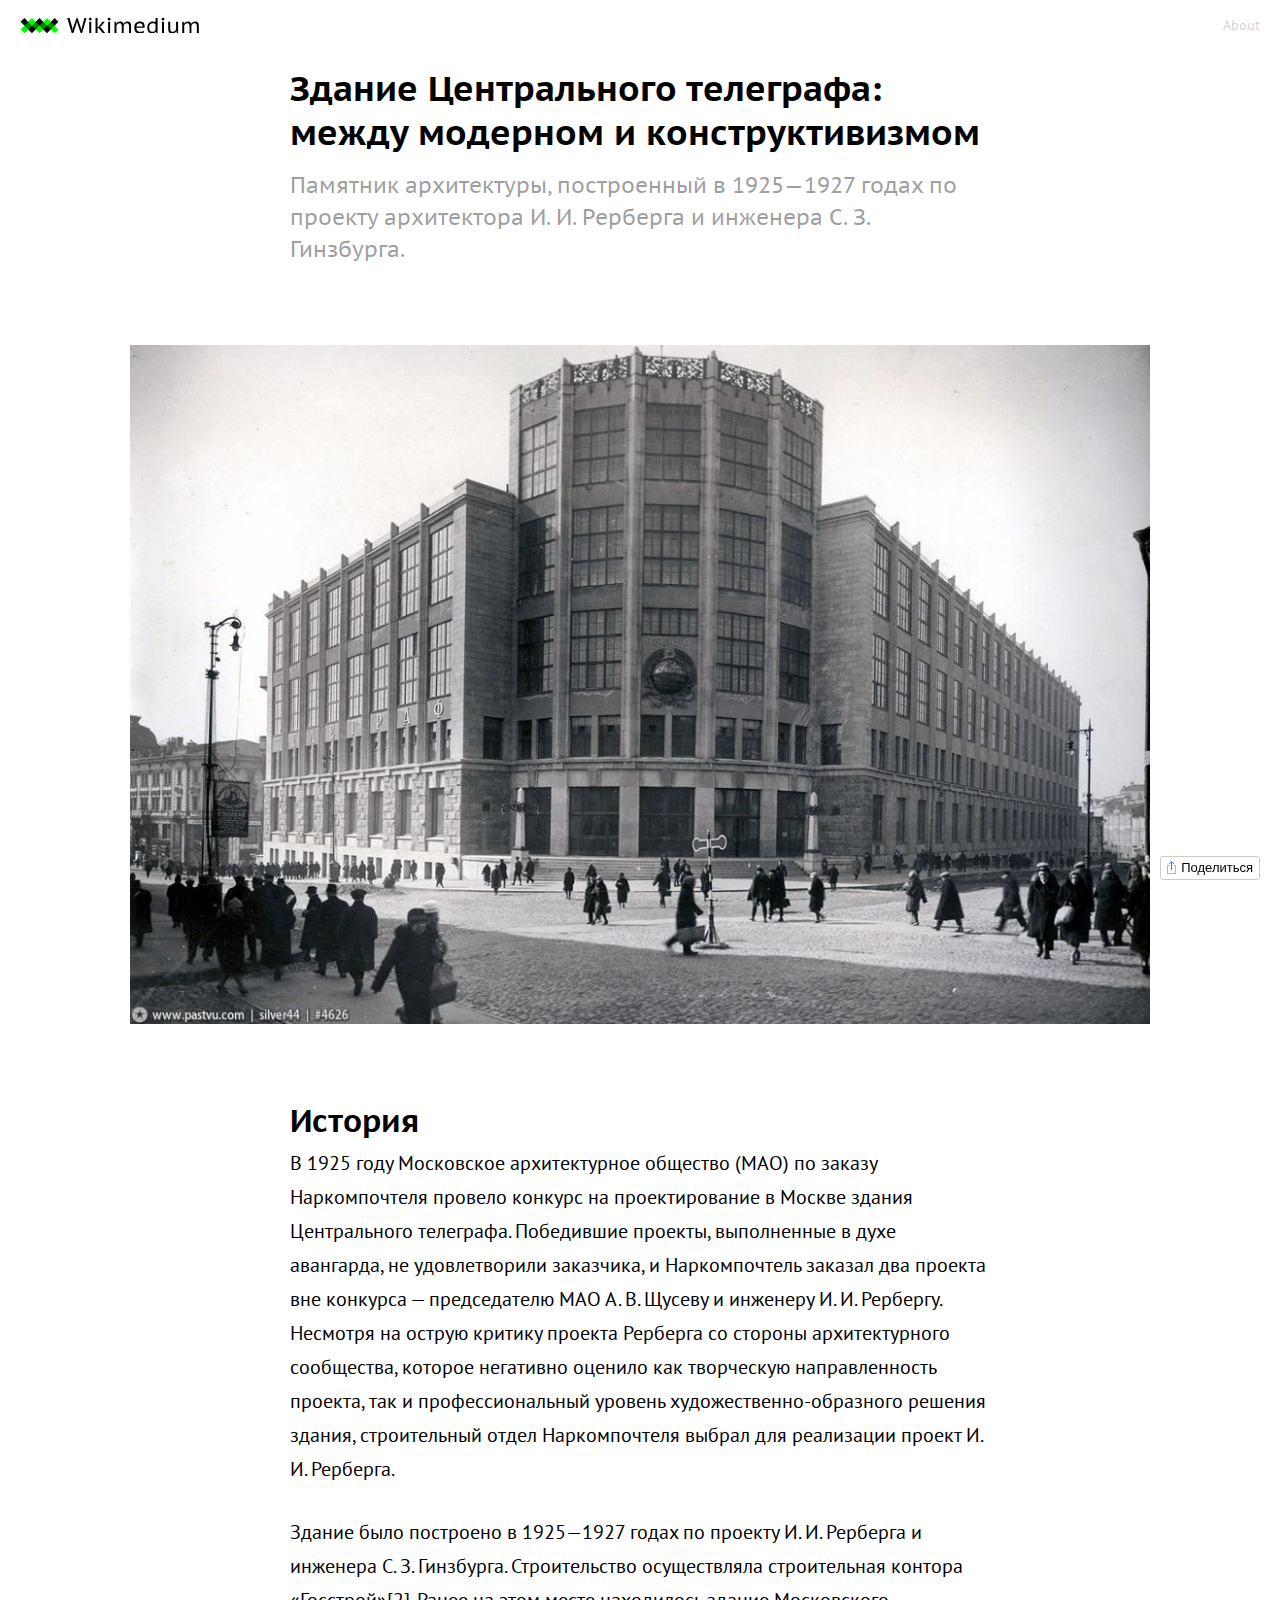
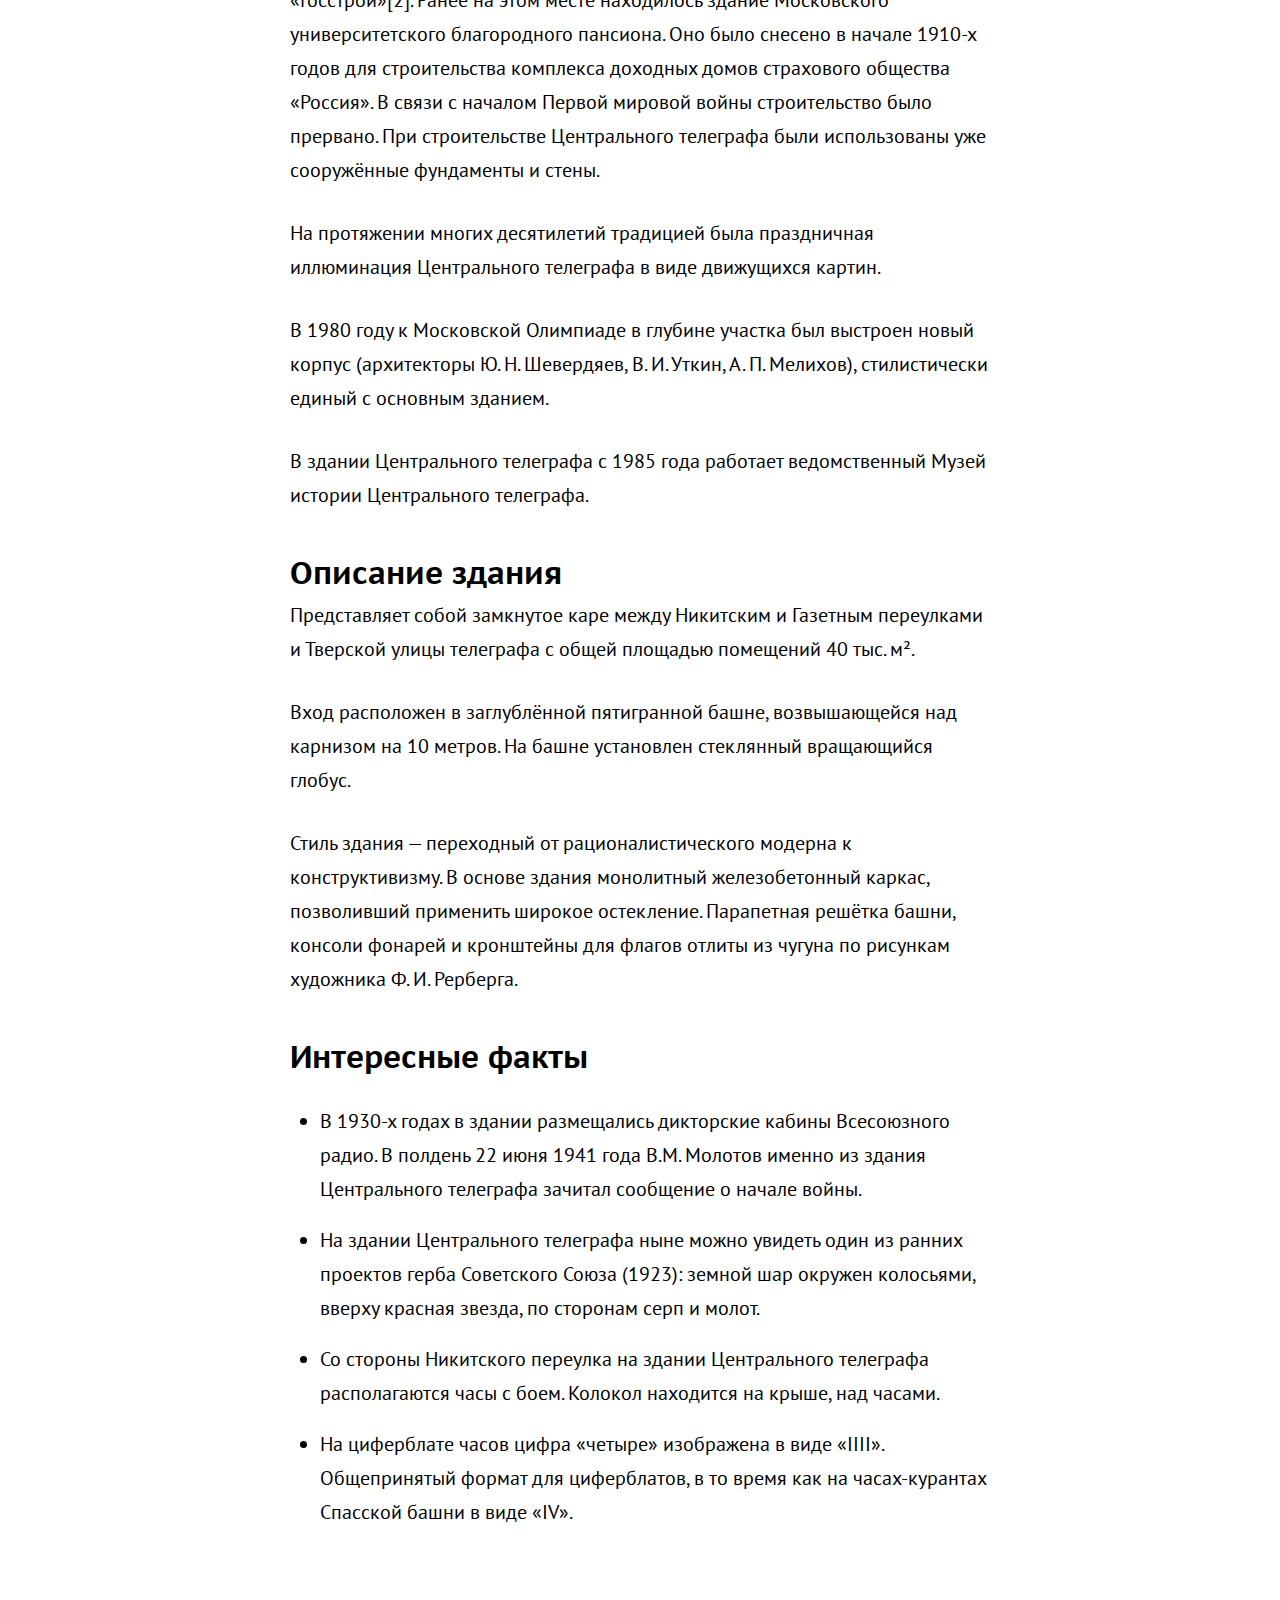
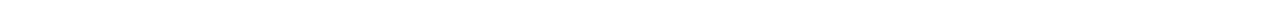
<file: posts/telegraf.html>
<!DOCTYPE html>
<html>
  <head>
    <meta charset="utf-8">
    <meta name="viewport" content="width=device-width">

    <title>Центральный телеграф</title>

    <link rel="stylesheet" href="../stylesheets/style.css">
    <link rel="stylesheet" href="../stylesheets/social-likes_birman.css">
    <link rel="icon" type="image/x-icon" href="../favicon.png">
    <link rel="icon" type="image/pmg" href="../favicon.png">


    <script src="../javascripts/jquery.js" charset="utf-8"></script>
    <script src="../javascripts/sidebar.js" charset="utf-8"></script>
    <script src="../javascripts/social-likes.min.js" charset="utf-8"></script>


  </head>
  <body>

    <nav class="menubar">
      <a class="logo" href=""></a>
      <a class="about" href="">About</a>

    </nav>

   <nav class="sidebar">
    <ul>
     <li>
       <a href="#s1">Здание Центрального телеграфа: между модерном и конструктивизмом</a
     </li>
     <li>
       <a href="#s2">История</a>
       </li>
     <li>
       <a href="#s3">Описание здания</a>
     </li>
     <li>
       <a href="#s4">Интересные факты</a>
     </li>
    </ul>
   </nav>

    <article>

      <h1 style="font-size: 35px" id=s1>Здание Центрального телеграфа: между модерном и конструктивизмом</h1>

      <p>Памятник архитектуры, построенный в 1925—1927 годах по проекту архитектора И. И. Рерберга и инженера С. З. Гинзбурга.</p>

      <img src="../images/posts/telegraf.png" alt="Центральный телеграф">

      <h2 id=s2>История</h2>

      <p>В 1925 году Московское архитектурное общество (МАО) по заказу Наркомпочтеля провело конкурс на проектирование в Москве здания Центрального телеграфа. Победившие проекты, выполненные в духе авангарда, не удовлетворили заказчика, и Наркомпочтель заказал два проекта вне конкурса — председателю МАО А. В. Щусеву и инженеру И. И. Рербергу. Несмотря на острую критику проекта Рерберга со стороны архитектурного сообщества, которое негативно оценило как творческую направленность проекта, так и профессиональный уровень художественно-образного решения здания, строительный отдел Наркомпочтеля выбрал для реализации проект И. И. Рерберга.</p>

      <p>Здание было построено в 1925—1927 годах по проекту И. И. Рерберга и инженера С. З. Гинзбурга. Строительство осуществляла строительная контора «Госстрой»[2]. Ранее на этом месте находилось здание Московского университетского благородного пансиона. Оно было снесено в начале 1910-х годов для строительства комплекса доходных домов страхового общества «Россия». В связи с началом Первой мировой войны строительство было прервано. При строительстве Центрального телеграфа были использованы уже сооружённые фундаменты и стены.</p>

      <p>На протяжении многих десятилетий традицией была праздничная иллюминация Центрального телеграфа в виде движущихся картин.</p>

      <p>В 1980 году к Московской Олимпиаде в глубине участка был выстроен новый корпус (архитекторы Ю. Н. Шевердяев, В. И. Уткин, А. П. Мелихов), стилистически единый с основным зданием.</p>

      <p>В здании Центрального телеграфа с 1985 года работает ведомственный Музей истории Центрального телеграфа.</p>

      <h2 id=s3>Описание здания</h2>

      <p>Представляет собой замкнутое каре между Никитским и Газетным переулками и Тверской улицы телеграфа с общей площадью помещений 40 тыс. м².</p>

      <p>Вход расположен в заглублённой пятигранной башне, возвышающейся над карнизом на 10 метров. На башне установлен стеклянный вращающийся глобус.</p>

      <p>Стиль здания — переходный от рационалистического модерна к конструктивизму. В основе здания монолитный железобетонный каркас, позволивший применить широкое остекление. Парапетная решётка башни, консоли фонарей и кронштейны для флагов отлиты из чугуна по рисункам художника Ф. И. Рерберга.</p>

      <h2 id=s4>Интересные факты</h2>

      <ul>
        <li>В 1930-х годах в здании размещались дикторские кабины Всесоюзного радио. В полдень 22 июня 1941 года В.М. Молотов именно из здания Центрального телеграфа зачитал сообщение о начале войны.</li>
        <li>На здании Центрального телеграфа ныне можно увидеть один из ранних проектов герба Советского Союза (1923): земной шар окружен колосьями, вверху красная звезда, по сторонам серп и молот.</li>
        <li>Со стороны Никитского переулка на здании Центрального телеграфа располагаются часы с боем. Колокол находится на крыше, над часами.</li>
        <li>На циферблате часов цифра «четыре» изображена в виде «IIII». Общепринятый формат для циферблатов, в то время как на часах-курантах Спасской башни в виде «IV».</li>

      </ul>


    </article>

  <footer class="share">
   <div class="social-likes social-likes_single" data-counters="no" data-url="http://wikimedium.hack.exchange/posts/narkomfin.html" data-single-title="Поделиться">
	  <div class="facebook" title="Поделиться ссылкой на Фейсбуке">Facebook</div>
	  <div class="vkontakte" title="Поделиться ссылкой во Вконтакте">Вконтакте</div>
	  <div class="odnoklassniki" title="Поделиться ссылкой в Одноклассниках">Одноклассники</div>
	  <div class="pinterest" title="Поделиться картинкой на Пинтересте" data-media="">Pinterest</div>
   </div>

  </footer>




  </body>
</html>
</file>
<file: stylesheets/social-likes_birman.css>
/*! Social Likes v3.1.2 by Artem Sapegin - http://sapegin.github.com/social-likes - Licensed MIT */
.social-likes,.social-likes__widget{display:inline-block;padding:0;vertical-align:middle!important;word-spacing:0!important;text-indent:0!important;list-style:none!important}.social-likes{opacity:0}.social-likes_visible{opacity:1;transition:opacity .1s ease-in}.social-likes>*{display:inline-block;visibility:hidden}.social-likes_vertical>*{display:block}.social-likes_visible>*{visibility:inherit}.social-likes__widget{display:inline-block;position:relative;white-space:nowrap}.social-likes__widget:before,.social-likes__widget:after{display:none!important}.social-likes_vertical .social-likes__widget{display:block;float:left;clear:left}.social-likes__button,.social-likes__icon,.social-likes__counter{text-decoration:none;text-rendering:optimizeLegibility}.social-likes__button,.social-likes__counter{display:inline-block;margin:0;outline:0}.social-likes__button{position:relative;-webkit-user-select:none;-moz-user-select:none;-ms-user-select:none;user-select:none}.social-likes__button:before{content:"";display:inline-block}.social-likes__icon{position:absolute;top:0;left:0}.social-likes__counter{display:none;position:relative}.social-likes_ready .social-likes__counter,.social-likes__counter_single{display:inline-block}.social-likes_ready .social-likes__counter_empty{display:none}.social-likes_vertical .social-likes__widget{display:block}.social-likes_notext .social-likes__button{padding-left:0}.social-likes_single-w{position:relative;display:inline-block}.social-likes_single{position:absolute;text-align:left;z-index:99999;visibility:hidden;opacity:0;transition:visibility 0s .11s,opacity .1s ease-in;-webkit-backface-visibility:hidden;backface-visibility:hidden}.social-likes_single.social-likes_opened{visibility:visible;opacity:1;transition:opacity .15s ease-out}.social-likes__button_single{position:relative}.social-likes{min-height:36px;margin:-6px}.social-likes,.social-likes_single-w{line-height:19px}.social-likes__widget{margin:6px;color:#000;background:#fff;border:1px solid #ccc;border-radius:3px;line-height:19px}.social-likes__widget:hover,.social-likes__widget:active,.social-likes__widget:focus{-webkit-font-smoothing:antialiased;-moz-osx-font-smoothing:grayscale;color:#fff;cursor:pointer}.social-likes__button,.social-likes__counter{vertical-align:middle;font-family:"Helvetica Neue",Arial,sans-serif;font-size:13px;line-height:20px;cursor:inherit}.social-likes__button{padding:1px 6px 1px 20px;font-weight:400;border-right:0}.social-likes__icon{width:20px;height:18px;margin-top:1px;background-repeat:no-repeat;background-position:50% 50%}.social-likes__counter{min-width:12px;padding:1px 4px;font-weight:400;text-align:center;border-left:1px solid #ccc}.social-likes__widget:hover>.social-likes__counter,.social-likes__widget:focus>.social-likes__counter,.social-likes__widget:active>.social-likes__counter,.social-likes__widget_active>.social-likes__counter{position:relative;border-left-color:transparent}.social-likes__widget:hover>.social-likes__counter:before,.social-likes__widget:focus>.social-likes__counter:before,.social-likes__widget:active>.social-likes__counter:before,.social-likes__widget_active>.social-likes__counter:before{content:"";position:absolute;top:0;bottom:0;left:-1px;border-left:1px solid;opacity:.4}.social-likes_vertical{margin:-6px}.social-likes_vertical .social-likes__widget{margin:6px}.social-likes_notext{margin:-3px}.social-likes_notext .social-likes__widget{margin:3px}.social-likes_notext .social-likes__button{width:18px}.social-likes_notext .social-likes__icon{width:100%;background-position:center center}.social-likes__widget_single{margin:0}.social-likes_single{margin:-12px 0 0;padding:4px 0;background:#fff;border:1px solid #ccc;border-radius:3px}.social-likes__single-container{width:100%;display:table}.social-likes_single .social-likes__widget{float:none;display:table-row;margin:0;border:0;border-radius:0;background:0 0}.social-likes_single .social-likes__button{display:block;padding:2px 6px 2px 24px}.social-likes_single .social-likes__icon{margin-left:4px;margin-top:2px}.social-likes_single .social-likes__counter{display:table-cell;padding:2px 8px 2px 4px;border-left:0;text-align:right}.social-likes_single .social-likes__widget:hover>.social-likes__counter:before,.social-likes_single .social-likes__widget:focus>.social-likes__counter:before,.social-likes_single .social-likes__widget:active>.social-likes__counter:before{display:none}.social-likes__icon_single{background-image:url("[data-uri]")}.social-likes__widget_single:hover,.social-likes__widget_single:active,.social-likes__widget_single:focus,.social-likes__widget_active{-webkit-font-smoothing:antialiased;-moz-osx-font-smoothing:grayscale;background:#3673f4;border-color:#3673f4;color:#fff}.social-likes__widget_single:hover .social-likes__icon_single,.social-likes__widget_single:active .social-likes__icon_single,.social-likes__widget_single:focus .social-likes__icon_single,.social-likes__widget_active .social-likes__icon_single{background-image:url("[data-uri]")}.social-likes__icon_facebook{background-image:url("[data-uri]")}.social-likes__widget_facebook:hover,.social-likes__widget_facebook:active,.social-likes__widget_facebook:focus{background:#425497;border-color:#425497}.social-likes__widget_facebook:hover .social-likes__icon_facebook,.social-likes__widget_facebook:active .social-likes__icon_facebook,.social-likes__widget_facebook:focus .social-likes__icon_facebook{background-image:url("[data-uri]")}.social-likes__icon_twitter{background-image:url("[data-uri]")}.social-likes__widget_twitter:hover,.social-likes__widget_twitter:active,.social-likes__widget_twitter:focus{background:#00b7ec;border-color:#00b7ec}.social-likes__widget_twitter:hover .social-likes__icon_twitter,.social-likes__widget_twitter:active .social-likes__icon_twitter,.social-likes__widget_twitter:focus .social-likes__icon_twitter{background-image:url("[data-uri]")}.social-likes__icon_plusone{background-image:url("[data-uri]")}.social-likes__widget_plusone:hover,.social-likes__widget_plusone:active,.social-likes__widget_plusone:focus{background:#dd4241;border-color:#dd4241}.social-likes__widget_plusone:hover .social-likes__icon_plusone,.social-likes__widget_plusone:active .social-likes__icon_plusone,.social-likes__widget_plusone:focus .social-likes__icon_plusone{background-image:url("[data-uri]")}.social-likes__icon_mailru{background-image:url("[data-uri]")}.social-likes__widget_mailru:hover,.social-likes__widget_mailru:active,.social-likes__widget_mailru:focus{background:#255896;border-color:#255896;color:#ffcd00}.social-likes__widget_mailru:hover .social-likes__icon_mailru,.social-likes__widget_mailru:active .social-likes__icon_mailru,.social-likes__widget_mailru:focus .social-likes__icon_mailru{background-image:url("[data-uri]")}.social-likes__icon_vkontakte{background-image:url("[data-uri]")}.social-likes__widget_vkontakte:hover,.social-likes__widget_vkontakte:active,.social-likes__widget_vkontakte:focus{background:#526e8f;border-color:#526e8f}.social-likes__widget_vkontakte:hover .social-likes__icon_vkontakte,.social-likes__widget_vkontakte:active .social-likes__icon_vkontakte,.social-likes__widget_vkontakte:focus .social-likes__icon_vkontakte{background-image:url("[data-uri]")}.social-likes__icon_odnoklassniki{background-image:url("[data-uri]");background-position:6px 3px}.social-likes__widget_odnoklassniki:hover,.social-likes__widget_odnoklassniki:active,.social-likes__widget_odnoklassniki:focus{background:#f6903b;border-color:#f6903b}.social-likes__widget_odnoklassniki:hover .social-likes__icon_odnoklassniki,.social-likes__widget_odnoklassniki:active .social-likes__icon_odnoklassniki,.social-likes__widget_odnoklassniki:focus .social-likes__icon_odnoklassniki{background-image:url("[data-uri]")}.social-likes__icon_pinterest{background-image:url("[data-uri]")}.social-likes__widget_pinterest:hover,.social-likes__widget_pinterest:active,.social-likes__widget_pinterest:focus{background:#cc002b;border-color:#cc002b}.social-likes__widget_pinterest:hover .social-likes__icon_pinterest,.social-likes__widget_pinterest:active .social-likes__icon_pinterest,.social-likes__widget_pinterest:focus .social-likes__icon_pinterest{background-image:url("[data-uri]")}
</file>
<file: stylesheets/style.css>
@import url('https://fonts.googleapis.com/css?family=PT+Sans+Caption:400,700|PT+Sans:400,400i,700,700i');
@import "reset.css";
@import "social-likes_birman.css";

@import "layout2.css";
@import "sidebar.css";
@import "menubar.css";
@import "article.css";
@import "posts.css";
@import "landing.css";
</file>
